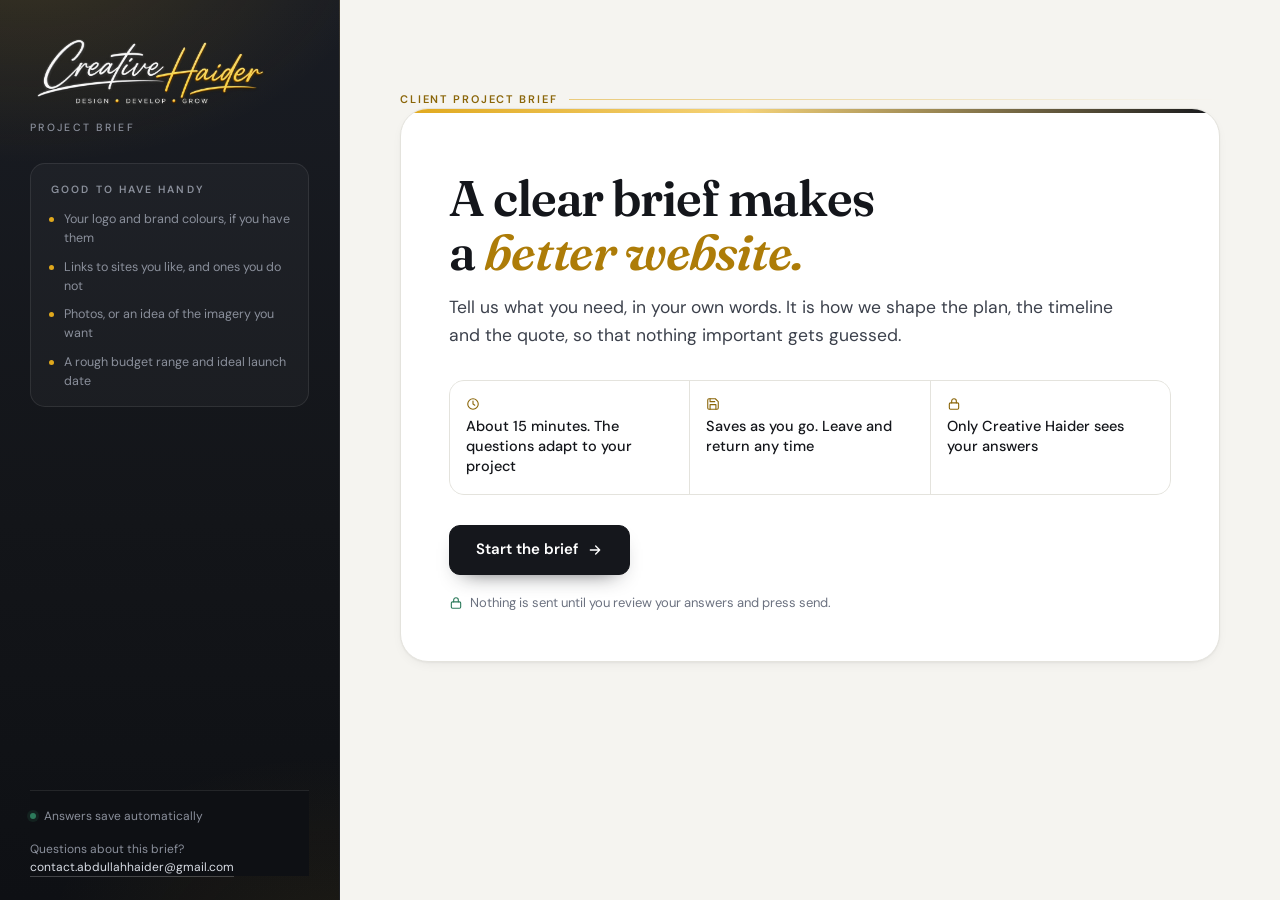
<file: index.html>
<!doctype html>
<html lang="en">
<head>
<meta charset="utf-8">
<meta name="viewport" content="width=device-width, initial-scale=1">
<title>Project brief | Creative Haider</title>
<meta name="description" content="A short client project brief for Creative Haider. Tell us what you need and we will prepare a clear plan, timeline and quote.">
<meta name="robots" content="noindex">
<meta name="theme-color" content="#15171C">
<meta name="color-scheme" content="light">
<link rel="preconnect" href="https://fonts.googleapis.com">
<link rel="preconnect" href="https://fonts.gstatic.com" crossorigin>
<link href="https://fonts.googleapis.com/css2?family=DM+Sans:wght@400;500;600&family=Fraunces:ital,opsz,wght@0,9..144,500;0,9..144,600;1,9..144,500&display=swap" rel="stylesheet">
<style>
/* ==========================================================================
   Creative Haider — Project Brief
   Design system + components. Single-file build, no framework.
   ========================================================================== */

/* ---------- Tokens ---------- */
:root{
  --deep:#15171C;
  --deep-2:#1C1F26;
  --deep-3:#0F1115;
  --ink:#14161B;
  --ink-2:#3C414C;
  --muted:#6C7280;
  --muted-2:#8A8F9B;
  --line:#E4E3DD;
  --line-2:#D3D1C8;
  --paper:#FFFFFF;
  --bg:#F5F4F0;
  --bg-2:#EDECE6;
  --gold:#E0A81C;
  --gold-2:#8A6508;
  --gold-display:#AD7C08;
  --gold-soft:#F7E8BE;
  --gold-tint:#FFFBEF;
  --sage:#D9DCE2;
  --ok:#2C7A5B;
  --ok-bg:#EDF6F1;
  --err:#B23A26;
  --err-bg:#FDF2EF;

  --r-xs:8px;
  --r-sm:11px;
  --r-md:15px;
  --r-lg:20px;
  --r-xl:28px;
  --r-full:999px;

  --sh-xs:0 1px 2px rgba(20,22,27,.05);
  --sh-sm:0 1px 2px rgba(20,22,27,.04),0 4px 14px -6px rgba(20,22,27,.10);
  --sh-md:0 14px 34px -16px rgba(20,22,27,.22);
  --sh-lg:0 30px 70px -32px rgba(20,22,27,.40);

  --ease:cubic-bezier(.22,.72,.24,1);
  --rail:340px;
  --content:820px;

  --font-sans:"DM Sans",-apple-system,BlinkMacSystemFont,"Segoe UI",Roboto,Helvetica,Arial,sans-serif;
  --font-display:"Fraunces","Iowan Old Style",Georgia,"Times New Roman",serif;
}

/* ---------- Base ---------- */
*,*::before,*::after{box-sizing:border-box}
html{-webkit-text-size-adjust:100%;scroll-behavior:smooth}
body{
  margin:0;
  background:var(--bg);
  color:var(--ink);
  font:400 16px/1.6 var(--font-sans);
  -webkit-font-smoothing:antialiased;
  text-rendering:optimizeLegibility;
}
h1,h2,h3,h4,p,ol,ul,dl,dd{margin:0}
img{max-width:100%;height:auto;display:block}
a{color:inherit}
button{font:inherit;color:inherit}
[hidden]{display:none!important}
::selection{background:var(--gold-soft);color:var(--ink)}
:focus-visible{outline:2.5px solid var(--gold);outline-offset:2px;border-radius:4px}

.sr-only{
  position:absolute;width:1px;height:1px;padding:0;margin:-1px;overflow:hidden;
  clip:rect(0 0 0 0);white-space:nowrap;border:0;
}

/* ---------- Shell ---------- */
.app{display:grid;grid-template-columns:var(--rail) minmax(0,1fr);min-height:100vh}

.rail{
  position:sticky;top:0;z-index:30;
  height:100vh;display:flex;flex-direction:column;gap:24px;
  padding:32px 30px 24px;overflow-y:auto;overflow-x:hidden;
  color:#EDEEF2;
  background:
    radial-gradient(520px 320px at 8% -6%,rgba(224,168,28,.16),transparent 68%),
    radial-gradient(420px 260px at 100% 104%,rgba(224,168,28,.07),transparent 70%),
    linear-gradient(180deg,#191C23 0%,#131519 58%,#0E1014 100%);
  border-right:1px solid rgba(255,255,255,.07);
}
.rail-brand{display:flex;flex-direction:column;gap:10px;padding-bottom:2px}
.brand-img{width:100%;max-width:236px;height:auto;opacity:0;transition:opacity .4s var(--ease)}
.brand-img.ready{opacity:1}
.brand-fallback{font-family:var(--font-display);font-size:23px;color:#fff;line-height:1.1}
.brand-fallback em{font-style:normal;color:var(--gold)}
.brand-tag{
  font-size:10.5px;letter-spacing:.22em;text-transform:uppercase;
  color:var(--muted-2);font-weight:500;
}

/* progress ring */
.progress-block{
  display:flex;align-items:center;gap:16px;padding:16px;
  border:1px solid rgba(255,255,255,.09);border-radius:var(--r-md);
  background:rgba(255,255,255,.035);
}
.ring{position:relative;width:72px;height:72px;flex:none}
.ring svg{width:100%;height:100%;transform:rotate(-90deg)}
.ring circle{fill:none;stroke-width:7;stroke-linecap:round}
.ring .ring-track{stroke:rgba(255,255,255,.12)}
.ring .ring-fill{
  stroke:var(--gold);stroke-dasharray:276.46;stroke-dashoffset:276.46;
  transition:stroke-dashoffset .7s var(--ease);
}
.ring-label{position:absolute;inset:0;display:grid;place-content:center;text-align:center;line-height:1}
.ring-label b{font-family:var(--font-display);font-size:19px;color:#fff;letter-spacing:-.01em}
.ring-label span{display:block;margin-top:3px;font-size:8.5px;letter-spacing:.13em;text-transform:uppercase;color:var(--muted-2)}
.progress-text{min-width:0}
.progress-text strong{display:block;font-size:13.5px;color:#fff;font-weight:600}
.progress-text span{display:block;font-size:12px;color:var(--muted-2);margin-top:2px}

/* steps nav */
.rail-nav{flex:1;display:flex;flex-direction:column;min-height:0;overflow:hidden}
.rail-nav-title{
  font-size:10.5px;letter-spacing:.2em;text-transform:uppercase;
  color:var(--muted-2);font-weight:600;margin:0 0 10px 2px;flex:none;
}
.steps{
  list-style:none;margin:0;padding:0 4px 8px 0;position:relative;
  overflow-y:auto;overflow-x:hidden;min-height:0;
  scrollbar-width:thin;scrollbar-color:rgba(255,255,255,.22) transparent;
  -webkit-mask-image:linear-gradient(180deg,#000 0,#000 calc(100% - 26px),transparent);
  mask-image:linear-gradient(180deg,#000 0,#000 calc(100% - 26px),transparent);
}
.steps li{position:relative}
.step-btn{
  all:unset;box-sizing:border-box;display:flex;align-items:center;gap:12px;
  width:100%;padding:7px 9px;border-radius:var(--r-xs);
  font-size:13.5px;color:var(--muted-2);cursor:pointer;
  transition:color .15s var(--ease),background .15s var(--ease);
  line-height:1.35;
}
.step-btn .dot{
  position:relative;z-index:1;flex:none;
  width:24px;height:24px;border-radius:50%;
  display:grid;place-items:center;
  font-size:10.5px;font-weight:600;
  color:var(--muted-2);
  border:1.5px solid rgba(255,255,255,.18);
  background:var(--deep-2);
  transition:all .18s var(--ease);
}
/* connector line */
.steps li:not(:last-child) .step-btn .dot::after{
  content:"";position:absolute;top:100%;left:50%;transform:translateX(-50%);
  width:1.5px;height:14px;background:rgba(255,255,255,.12);
}
.step-btn:hover:not(:disabled){color:#fff;background:rgba(255,255,255,.05)}
.step-btn:disabled{opacity:.4;cursor:default}
.step-btn:focus-visible{outline:2px solid var(--gold);outline-offset:1px}
.steps li.is-current .step-btn{color:#fff;background:rgba(255,255,255,.09);font-weight:600}
.steps li.is-current .dot{background:var(--gold);border-color:var(--gold);color:var(--deep);box-shadow:0 0 0 4px rgba(224,168,28,.16)}
.steps li.is-done .step-btn{color:#B9BEC8}
.steps li.is-done .dot{background:rgba(224,168,28,.16);border-color:rgba(224,168,28,.5);color:var(--gold)}

.rail-foot{margin-top:auto;padding-top:16px;border-top:1px solid rgba(255,255,255,.09);display:flex;flex-direction:column;gap:14px;flex:none;position:relative;z-index:2;background:#0E1014}
.save-state{display:flex;align-items:center;gap:8px;font-size:12px;color:var(--muted-2)}
.save-dot{width:6px;height:6px;border-radius:50%;background:var(--ok);flex:none;box-shadow:0 0 0 3px rgba(44,122,91,.16)}
.save-state.is-saving .save-dot{background:var(--gold);box-shadow:0 0 0 3px rgba(224,168,28,.18);animation:pulse 1s infinite}
.rail-help{font-size:12px;color:var(--muted-2);line-height:1.5}
.rail-help a{color:#D8DCE4;text-decoration:none;border-bottom:1px solid rgba(255,255,255,.22);padding-bottom:1px}
.rail-help a:hover{color:var(--gold);border-color:var(--gold)}
.rail-reset{all:unset;font-size:11.5px;color:var(--muted-2);cursor:pointer;text-decoration:underline;text-underline-offset:2px;align-self:flex-start}
.rail-reset:hover{color:#fff}

/* ---------- Main ---------- */
.main{
  position:relative;min-height:100vh;
  padding:0 clamp(20px,4vw,56px) 132px;
}
.view{max-width:var(--content);margin:0 auto;padding:clamp(28px,5vh,60px) 0 0;outline:none}
.view h1:focus,.view h2:focus,.view h1:focus-visible,.view h2:focus-visible{outline:none}
.view.is-welcome{display:flex;flex-direction:column;justify-content:center;min-height:calc(100vh - 192px)}

/* "Have these handy" list */
.rail-prep{
  padding:18px 18px 16px;border:1px solid rgba(255,255,255,.09);
  border-radius:var(--r-md);background:rgba(255,255,255,.03);
}
.rail-prep ul{list-style:none;margin:12px 0 0;padding:0;display:flex;flex-direction:column;gap:10px}
.rail-prep li{display:flex;gap:10px;font-size:12.5px;line-height:1.5;color:var(--muted-2)}
.rail-prep li::before{content:"";width:5px;height:5px;border-radius:50%;background:var(--gold);margin-top:7px;flex:none}

.mobile-bar{display:none}

/* screen entrance */
.screen{animation:rise .45s var(--ease) both}
@keyframes rise{from{opacity:0;transform:translateY(10px)}to{opacity:1;transform:none}}
@keyframes pulse{0%,100%{opacity:1}50%{opacity:.35}}
@keyframes pop{0%{transform:scale(.7);opacity:0}60%{transform:scale(1.06)}100%{transform:scale(1);opacity:1}}

/* eyebrow + headings */
.eyebrow{
  display:flex;align-items:center;gap:12px;
  font-size:11px;font-weight:600;letter-spacing:.17em;text-transform:uppercase;
  color:var(--gold-2);
}
.eyebrow::after{content:"";height:1px;flex:1;background:linear-gradient(90deg,rgba(224,168,28,.55),transparent)}
.eyebrow .num{color:var(--muted);font-variant-numeric:tabular-nums;letter-spacing:.12em}

h1.display{
  font-family:var(--font-display);font-weight:600;
  font-size:clamp(32px,4.6vw,50px);line-height:1.08;letter-spacing:-.022em;
  margin:14px 0 0;color:var(--ink);
  text-wrap:balance;
}
h2.display{
  font-family:var(--font-display);font-weight:600;
  font-size:clamp(27px,3.4vw,38px);line-height:1.13;letter-spacing:-.02em;
  margin:16px 0 0;color:var(--ink);
  text-wrap:balance;
}
h2.display em,h1.display em{font-style:italic;color:var(--gold-display)}
.lead{
  margin-top:14px;font-size:17px;line-height:1.62;color:var(--muted);max-width:62ch;
}

/* ---------- Welcome ---------- */
.hero{
  position:relative;overflow:hidden;
  background:var(--paper);border:1px solid var(--line);
  border-radius:var(--r-xl);padding:clamp(26px,4.4vw,48px);
  box-shadow:var(--sh-sm);
}
.hero::before{
  content:"";position:absolute;inset:0 0 auto;
  height:4px;background:linear-gradient(90deg,var(--gold) 0%,#F5D379 42%,var(--deep) 100%);
}
.hero .lead{font-size:17.5px;color:var(--ink-2);max-width:56ch}
.hero-actions{display:flex;flex-wrap:wrap;align-items:center;gap:12px 18px;margin-top:30px}
.hero-note{font-size:13px;color:var(--muted);display:flex;align-items:center;gap:7px;margin-top:18px}
.hero-note svg{flex:none;color:var(--ok)}

.facts{list-style:none;padding:0;margin:30px 0 0;display:grid;grid-template-columns:repeat(3,minmax(0,1fr));gap:1px;background:var(--line);border:1px solid var(--line);border-radius:var(--r-md);overflow:hidden}
.facts li{background:var(--paper);padding:16px 16px 17px;display:flex;flex-direction:column;gap:5px}
.facts-k{display:flex;align-items:center;gap:7px;font-size:11px;letter-spacing:.11em;text-transform:uppercase;color:var(--muted);font-weight:600}
.facts-k svg{color:var(--gold-2)}
.facts-v{font-size:14.5px;font-weight:500;color:var(--ink);line-height:1.4}

.resume{
  display:flex;flex-wrap:wrap;align-items:center;gap:14px 20px;
  margin-top:16px;padding:16px 20px;
  background:var(--gold-tint);border:1px solid var(--gold-soft);border-radius:var(--r-md);
}
.resume p{font-size:14px;color:var(--ink-2);flex:1;min-width:200px}
.resume p b{color:var(--ink);font-weight:600}
.resume .actions{display:flex;gap:10px;flex-wrap:wrap}

/* ---------- Form fields ---------- */
.step-form{margin-top:34px}
.field{border:0;padding:0;margin:0 0 32px;min-width:0}
.field:last-of-type{margin-bottom:8px}
.field > legend{
  padding:0;margin-bottom:7px;display:flex;align-items:baseline;gap:9px;flex-wrap:wrap;
  font-size:16px;font-weight:600;line-height:1.42;color:var(--ink);
}
.req-tag{
  display:inline-flex;align-items:center;
  font-size:9.5px;font-weight:700;letter-spacing:.1em;text-transform:uppercase;
  color:var(--gold-2);background:var(--gold-tint);
  border:1px solid var(--gold-soft);border-radius:var(--r-full);
  padding:2px 8px 1px;
}
.field-hint{font-size:13.5px;line-height:1.55;color:var(--muted);margin:0 0 11px;max-width:64ch}

.control{
  width:100%;min-height:50px;
  font:500 16px/1.5 var(--font-sans);color:var(--ink);
  background:var(--paper);
  border:1.5px solid var(--line-2);border-radius:var(--r-sm);
  padding:13px 15px;
  transition:border-color .15s var(--ease),box-shadow .15s var(--ease),background .15s var(--ease);
  appearance:none;
}
.control::placeholder{color:#A6A9B3;font-weight:400}
.control:hover{border-color:#B9B6AC}
.control:focus{outline:none;border-color:var(--deep);box-shadow:0 0 0 4px rgba(224,168,28,.22)}
textarea.control{
  min-height:118px;resize:vertical;line-height:1.6;
  padding-bottom:34px;
}
.ta-wrap{position:relative;display:block}
.counter{
  position:absolute;right:13px;bottom:11px;pointer-events:none;
  font-size:11px;color:var(--muted);font-variant-numeric:tabular-nums;
  background:linear-gradient(90deg,transparent,var(--paper) 28%);
  padding-left:16px;
}
.field.is-error .control{border-color:var(--err);background:var(--err-bg)}
.field.is-error .control:focus{box-shadow:0 0 0 4px rgba(178,58,38,.16)}
.msg{
  display:flex;align-items:center;gap:7px;
  margin-top:8px;font-size:13.5px;font-weight:500;color:var(--err);
}
.msg::before{content:"!";flex:none;width:15px;height:15px;border-radius:50%;background:var(--err);color:#fff;font-size:10px;font-weight:700;display:grid;place-items:center}

/* chips */
.chips{display:flex;flex-wrap:wrap;gap:9px}
.chip{position:relative;display:inline-flex}
.chip input{position:absolute;opacity:0;width:1px;height:1px;margin:0}
.chip span{
  display:inline-flex;align-items:center;gap:7px;
  padding:10px 16px;border:1.5px solid var(--line-2);border-radius:var(--r-full);
  background:var(--paper);color:var(--ink-2);
  font-size:14.5px;font-weight:500;line-height:1.35;
  cursor:pointer;user-select:none;
  transition:transform .14s var(--ease),border-color .14s var(--ease),background .14s var(--ease),color .14s var(--ease),box-shadow .14s var(--ease);
}
.chip:hover span{border-color:var(--ink);color:var(--ink);transform:translateY(-1px);box-shadow:var(--sh-xs)}
.chip input:checked + span{
  background:var(--deep);border-color:var(--deep);color:#fff;font-weight:500;
  padding-left:13px;
}
.chip input:checked + span::before{
  content:"\2713";color:var(--gold);font-weight:700;font-size:12px;line-height:1;
}
.chip input:focus-visible + span{outline:2.5px solid var(--gold);outline-offset:2px}

/* palette picker */
.palettes{display:grid;grid-template-columns:repeat(auto-fill,minmax(218px,1fr));gap:14px}
.pal{position:relative;display:block;cursor:pointer}
.pal input{position:absolute;inset:0;opacity:0;width:100%;height:100%;margin:0;z-index:2;cursor:pointer}
.pal-body{
  position:relative;height:100%;
  background:var(--paper);border:1.5px solid var(--line-2);border-radius:var(--r-md);
  padding:12px 12px 13px;
  transition:transform .16s var(--ease),border-color .16s var(--ease),box-shadow .16s var(--ease);
}
.pal:hover .pal-body{border-color:var(--ink);transform:translateY(-2px);box-shadow:var(--sh-md)}
.pal input:focus-visible + .pal-body{outline:2.5px solid var(--gold);outline-offset:2px}
.pal input:checked + .pal-body{border-color:var(--deep);box-shadow:0 0 0 3px rgba(224,168,28,.45)}
.pal input:checked + .pal-body::after{
  content:"\2713";position:absolute;top:9px;right:10px;
  width:20px;height:20px;border-radius:50%;
  background:var(--gold);color:var(--deep);
  font-size:11px;font-weight:700;display:grid;place-items:center;
}
.swatches{display:flex;height:54px;border-radius:10px;overflow:hidden;border:1px solid rgba(20,22,27,.08)}
.swatches i{flex:1}
.pal-name{display:block;margin-top:11px;font-size:14.5px;font-weight:600;color:var(--ink)}
.pal-mood{display:block;font-size:12.5px;color:var(--muted);margin-top:1px}

/* ---------- Error summary ---------- */
.error-summary{
  margin:0 0 28px;padding:16px 18px;
  background:var(--err-bg);border:1px solid #F0C9C0;border-left:4px solid var(--err);
  border-radius:var(--r-sm);
}
.error-summary h3{font-size:14px;font-weight:700;color:var(--err);margin:0 0 8px}
.error-summary ul{margin:0;padding-left:18px}
.error-summary li{margin:3px 0;font-size:13.5px;color:var(--ink-2)}
.error-summary button{
  all:unset;cursor:pointer;font-size:13.5px;color:var(--ink);
  text-decoration:underline;text-underline-offset:2px;
}
.error-summary button:hover{color:var(--err)}

/* ---------- Buttons ---------- */
.btn{
  display:inline-flex;align-items:center;justify-content:center;gap:9px;
  min-height:50px;padding:0 26px;border-radius:var(--r-sm);
  font-size:15px;font-weight:600;line-height:1;white-space:nowrap;cursor:pointer;
  border:1.5px solid transparent;text-decoration:none;
  transition:transform .14s var(--ease),background .14s var(--ease),border-color .14s var(--ease),box-shadow .14s var(--ease),opacity .14s var(--ease);
}
.btn svg{flex:none}
.btn-primary{background:var(--deep);color:#fff;border-color:var(--deep);box-shadow:0 10px 22px -14px rgba(21,23,28,.85)}
.btn-primary:hover{background:#000;border-color:#000;transform:translateY(-1px);box-shadow:0 16px 30px -14px rgba(21,23,28,.75)}
.btn-primary:active{transform:none}
.btn-ghost{background:transparent;color:var(--ink);border-color:var(--line-2)}
.btn-ghost:hover{background:var(--paper);border-color:var(--ink);transform:translateY(-1px)}
.btn-gold{background:var(--gold);color:var(--deep);border-color:var(--gold);box-shadow:0 10px 24px -14px rgba(224,168,28,.9)}
.btn-gold:hover{background:#EFB92E;border-color:#EFB92E;transform:translateY(-1px)}
.btn-quiet{background:transparent;border-color:transparent;color:var(--muted);padding:0 12px;min-height:44px}
.btn-quiet:hover{color:var(--ink);background:rgba(20,22,27,.05)}
.btn-sm{min-height:38px;padding:0 16px;font-size:13.5px;border-radius:var(--r-xs)}
.btn-block{width:100%}
.btn:disabled,.btn[aria-busy="true"]{opacity:.6;cursor:progress;transform:none!important}
.spinner{
  width:15px;height:15px;border-radius:50%;
  border:2px solid currentColor;border-right-color:transparent;
  animation:spin .7s linear infinite;flex:none;
}
@keyframes spin{to{transform:rotate(360deg)}}

/* ---------- Action bar ---------- */
.actionbar{
  position:fixed;left:var(--rail);right:0;bottom:0;z-index:40;
  background:rgba(245,244,240,.9);
  -webkit-backdrop-filter:blur(14px);backdrop-filter:blur(14px);
  border-top:1px solid var(--line);
}
.actionbar-inner{
  max-width:var(--content);margin:0 auto;
  padding:14px clamp(20px,4vw,56px);
  display:flex;align-items:center;gap:16px;
}
.actionbar-meta{
  flex:1;display:flex;align-items:center;justify-content:center;gap:8px;
  font-size:12.5px;color:var(--muted);min-width:0;
}
.kbd{
  font:600 10.5px/1 var(--font-sans);color:var(--ink-2);
  border:1px solid var(--line-2);border-bottom-width:2px;
  border-radius:4px;padding:3px 5px;background:var(--paper);
}
#btnBack.ghost-hidden{visibility:hidden}

/* ---------- Review ---------- */
.review-list{margin-top:30px;display:flex;flex-direction:column;gap:14px}
.review-card{
  background:var(--paper);border:1px solid var(--line);border-radius:var(--r-lg);
  padding:20px 22px;box-shadow:var(--sh-xs);
}
.review-head{display:flex;align-items:center;justify-content:space-between;gap:14px;margin-bottom:14px}
.review-head h3{
  font-family:var(--font-display);font-size:18px;font-weight:600;letter-spacing:-.01em;
}
.review-dl{display:grid;grid-template-columns:minmax(150px,32%) 1fr;gap:9px 20px;margin:0}
.review-dl dt{font-size:12.5px;font-weight:600;color:var(--muted);line-height:1.5}
.review-dl dd{margin:0;font-size:14.5px;color:var(--ink);line-height:1.55;overflow-wrap:anywhere}
.review-dl dd.empty{color:var(--muted-2);font-style:italic}
.review-dl dd .pill{
  display:inline-block;margin:0 4px 4px 0;padding:2px 9px;border-radius:var(--r-full);
  background:var(--bg-2);color:var(--ink-2);font-size:12.5px;
}
.edit-btn{
  all:unset;display:inline-flex;align-items:center;gap:6px;cursor:pointer;
  font-size:12.5px;font-weight:600;color:var(--gold-2);
  padding:5px 9px;border-radius:var(--r-xs);
}
.edit-btn:hover{background:var(--gold-tint);color:var(--ink)}
.edit-btn:focus-visible{outline:2px solid var(--gold)}

.send-card{
  margin-top:24px;padding:22px;border-radius:var(--r-lg);
  background:var(--deep);color:#E9EAF0;
  box-shadow:var(--sh-md);
}
.send-card h3{font-family:var(--font-display);font-size:19px;color:#fff;margin-bottom:6px}
.send-card p{font-size:13.5px;color:#AEB4C0;line-height:1.6}
.send-card .send-to{color:var(--gold);font-weight:600;word-break:break-word}
.consent{
  display:flex;gap:11px;align-items:flex-start;margin-top:16px;
  padding-top:16px;border-top:1px solid rgba(255,255,255,.12);
  font-size:13px;color:#C6CBD5;line-height:1.55;cursor:pointer;
}
.consent input{
  flex:none;width:18px;height:18px;margin:1px 0 0;accent-color:var(--gold);cursor:pointer;
}
.consent.is-error{color:#FFC9BD}
.consent.is-error input{outline:2px solid var(--err);outline-offset:2px}
.consent a{color:#fff;text-decoration:underline;text-underline-offset:2px}
.send-status{margin-top:14px;font-size:13px;color:#AEB4C0;display:flex;align-items:center;gap:9px;min-height:20px}
.send-status.is-error{color:#FFB9A9}
.send-status.is-ok{color:#8FE3BD}

/* ---------- Done ---------- */
.done{max-width:660px;margin:0 auto;text-align:center;padding:clamp(10px,4vh,40px) 0 0}
.seal{
  width:82px;height:82px;border-radius:50%;margin:0 auto 28px;
  display:grid;place-items:center;
  background:radial-gradient(circle at 32% 26%,#F8DD92,var(--gold) 62%,#C9920F);
  box-shadow:0 18px 44px -18px rgba(224,168,28,.85),inset 0 -2px 6px rgba(120,80,0,.25);
  animation:pop .55s var(--ease) both;color:var(--deep);
}
.done h1{font-family:var(--font-display);font-size:clamp(30px,4.4vw,44px);line-height:1.1;letter-spacing:-.02em}
.done .lead{margin:14px auto 0;max-width:48ch}
.done-ref{
  display:inline-flex;align-items:center;gap:8px;margin-top:18px;
  font-size:12px;letter-spacing:.06em;color:var(--muted);
  border:1px solid var(--line-2);border-radius:var(--r-full);
  padding:6px 14px;background:var(--paper);
}
.done-ref b{color:var(--ink);font-variant-numeric:tabular-nums;letter-spacing:.08em}
.done-actions{display:flex;flex-wrap:wrap;gap:12px;justify-content:center;margin-top:28px}
.next-steps{
  list-style:none;padding:0;margin:36px 0 0;text-align:left;
  display:grid;grid-template-columns:repeat(3,minmax(0,1fr));gap:12px;
}
.next-steps li{
  background:var(--paper);border:1px solid var(--line);border-radius:var(--r-md);
  padding:16px 16px 18px;
}
.next-steps b{
  display:flex;align-items:center;justify-content:center;
  width:26px;height:26px;border-radius:50%;margin-bottom:10px;
  background:var(--gold-tint);border:1px solid var(--gold-soft);color:var(--gold-2);
  font-size:11.5px;font-weight:700;
}
.next-steps strong{display:block;font-size:13.5px;font-weight:600;margin-bottom:3px}
.next-steps span{display:block;font-size:12.5px;color:var(--muted);line-height:1.5}

.alert{
  display:flex;gap:12px;text-align:left;
  margin:26px 0 0;padding:16px 18px;
  background:#FFFAEE;border:1px solid var(--gold-soft);border-left:4px solid var(--gold);
  border-radius:var(--r-sm);font-size:13.5px;line-height:1.6;color:var(--ink-2);
}
.alert svg{flex:none;margin-top:2px;color:var(--gold-2)}
.alert b{color:var(--ink)}
.alert a{color:var(--ink);text-decoration:underline;text-underline-offset:2px;font-weight:600}
.done-foot{margin-top:34px;font-size:12.5px;color:var(--muted)}

/* ---------- Toast ---------- */
.toast{
  position:fixed;left:50%;bottom:92px;transform:translate(-50%,14px);
  z-index:60;max-width:min(92vw,440px);
  padding:12px 18px;border-radius:var(--r-full);
  background:var(--deep);color:#fff;font-size:13.5px;font-weight:500;
  box-shadow:var(--sh-lg);
  opacity:0;pointer-events:none;
  transition:opacity .2s var(--ease),transform .2s var(--ease);
}
.toast.is-on{opacity:1;transform:translate(-50%,0)}

/* ---------- Skip link / noscript ---------- */
.skip-link{
  position:fixed;top:10px;left:10px;z-index:100;
  transform:translateY(-160%);
  padding:10px 16px;border-radius:var(--r-xs);
  background:var(--deep);color:#fff;font-size:14px;font-weight:600;text-decoration:none;
  transition:transform .15s var(--ease);
}
.skip-link:focus{transform:none;outline:3px solid var(--gold)}
.noscript{
  margin:20px;padding:18px;border-radius:var(--r-md);
  background:#FFFAEE;border:1px solid var(--gold-soft);font-size:14px;
}

/* ---------- Responsive ---------- */
@media (max-width:1080px){
  :root{--rail:300px}
  .rail{padding:26px 22px 20px}
  .facts{grid-template-columns:1fr 1fr}
  .facts li:last-child{grid-column:span 2}
}

@media (max-width:980px){
  .app{display:block}
  .rail{display:none}
  .main{padding:0 18px 118px}
  .view{padding-top:20px}
  .view.is-welcome{min-height:0}
  .actionbar{left:0}
  .actionbar-inner{padding:12px 18px;gap:12px}
  .actionbar-meta{display:none}
  .actionbar .btn-primary{flex:1}

  .mobile-bar{
    display:flex;flex-direction:column;gap:10px;
    position:sticky;top:0;z-index:35;
    margin:0 -18px;padding:12px 18px 0;
    background:rgba(245,244,240,.94);
    -webkit-backdrop-filter:blur(12px);backdrop-filter:blur(12px);
    border-bottom:1px solid var(--line);
  }
  .mobile-row{display:flex;align-items:center;justify-content:space-between;gap:12px;padding-bottom:9px}
  .mobile-logo{height:24px;width:auto;opacity:0;transition:opacity .3s var(--ease)}
  .mobile-logo.ready{opacity:1}
  .mobile-step{
    font-size:11px;font-weight:600;letter-spacing:.11em;text-transform:uppercase;color:var(--muted);
    font-variant-numeric:tabular-nums;white-space:nowrap;
  }
  .mobile-progress{height:3px;background:var(--line);border-radius:2px;overflow:hidden;margin:0 -18px}
  .mobile-progress i{display:block;height:100%;width:0;background:linear-gradient(90deg,var(--gold),#F0C64F);border-radius:2px;transition:width .5s var(--ease)}
  .hero{border-radius:var(--r-lg);padding:22px 20px}
  .facts{grid-template-columns:1fr;margin-top:24px}
  .facts li{border-top:1px solid var(--line)}
  .facts li:first-child{border-top:0}
  .facts li:last-child{grid-column:auto}
  .review-dl{grid-template-columns:1fr;gap:2px 0}
  .review-dl dt{margin-top:9px}
  .next-steps{grid-template-columns:1fr}
  .done-actions .btn{width:100%}
  h1.display{font-size:clamp(30px,8vw,40px)}
  h2.display{font-size:clamp(25px,6.4vw,32px)}
  .toast{bottom:86px}
  .review-dl dd .pill{margin-bottom:5px}
}

@media (max-width:420px){
  .hero-actions .btn{width:100%}
  .resume .actions{width:100%}
  .resume .actions .btn{flex:1}
}

@media (prefers-reduced-motion:reduce){
  html{scroll-behavior:auto}
  *,*::before,*::after{animation-duration:.01ms!important;animation-iteration-count:1!important;transition-duration:.01ms!important}
}

/* ---------- Print ---------- */
@media print{
  :root{--bg:#fff}
  body{background:#fff;font-size:12px}
  .rail,.actionbar,.mobile-bar,.toast,.done-actions,.send-card,.edit-btn{display:none!important}
  .app{display:block}
  .main{padding:0}
  .view{max-width:none;padding:0}
  .review-card{break-inside:avoid;box-shadow:none;border-color:#ccc}
  .lead,.step-form{display:none}
  h1.display,h2.display{font-size:24px}
}
</style>
</head>
<body>
<a class="skip-link" href="#view">Skip to content</a>

<div class="app" id="app">
  <aside class="rail" aria-label="Brief progress and sections">
    <div class="rail-brand">
      <img class="brand-img" id="brandImg" alt="Creative Haider — Design. Develop. Grow." width="800" height="264">
      <p class="brand-fallback" id="brandFallback" hidden>Creative <em>Haider</em></p>
      <p class="brand-tag">Project brief</p>
    </div>

    <div class="progress-block" id="progressBlock" hidden>
      <div class="ring" aria-hidden="true">
        <svg viewBox="0 0 100 100" focusable="false">
          <circle class="ring-track" cx="50" cy="50" r="44"></circle>
          <circle class="ring-fill" id="ringFill" cx="50" cy="50" r="44"></circle>
        </svg>
        <div class="ring-label"><b id="ringPct">0%</b><span>done</span></div>
      </div>
      <div class="progress-text">
        <strong id="progressTitle">Not started</strong>
        <span id="progressSub">Answers save as you go</span>
      </div>
    </div>

    <nav class="rail-nav" id="navBlock" aria-labelledby="navTitle" hidden>
      <h2 class="rail-nav-title" id="navTitle">Sections</h2>
      <ol class="steps" id="nav"></ol>
    </nav>

    <div class="rail-prep" id="railPrep">
      <h2 class="rail-nav-title">Good to have handy</h2>
      <ul>
        <li>Your logo and brand colours, if you have them</li>
        <li>Links to sites you like, and ones you do not</li>
        <li>Photos, or an idea of the imagery you want</li>
        <li>A rough budget range and ideal launch date</li>
      </ul>
    </div>

    <div class="rail-foot">
      <p class="save-state" id="saveState"><span class="save-dot" aria-hidden="true"></span><span id="saveText">Answers save automatically</span></p>
      <p class="rail-help">Questions about this brief?<br><a href="mailto:contact.abdullahhaider@gmail.com" id="railMail">contact.abdullahhaider@gmail.com</a></p>
      <button class="rail-reset" id="resetBtn" type="button" hidden>Start over</button>
    </div>
  </aside>

  <main class="main">
    <div class="mobile-bar">
      <div class="mobile-row">
        <img class="mobile-logo" id="brandImgMobile" alt="Creative Haider" width="800" height="264">
        <span class="mobile-step" id="mobileStep">Project brief</span>
      </div>
      <div class="mobile-progress" aria-hidden="true"><i id="mobileProgress"></i></div>
    </div>

    <div class="view" id="view" tabindex="-1"></div>
  </main>
</div>

<div class="actionbar" id="actionbar" hidden>
  <div class="actionbar-inner">
    <button class="btn btn-ghost" id="btnBack" type="button">Back</button>
    <p class="actionbar-meta"><span class="kbd">Ctrl</span><span>+</span><span class="kbd">Enter</span><span>to continue</span></p>
    <button class="btn btn-primary" id="btnNext" type="button">Continue</button>
  </div>
</div>

<div class="toast" id="toast" role="status"></div>
<div class="sr-only" id="live" aria-live="polite"></div>

<noscript>
  <div class="noscript">
    <strong>This brief needs JavaScript.</strong> Please enable JavaScript in your browser, or email
    <a href="mailto:contact.abdullahhaider@gmail.com">contact.abdullahhaider@gmail.com</a> and we will send you the questions.
  </div>
</noscript>
<script>
/* ==========================================================================
   Creative Haider — Project Brief
   A single-file, no-build client requirements wizard.

   Everything the studio needs to change lives in CFG below.
   ========================================================================== */
(function () {
  "use strict";

  /* ---------------------------------------------------------------------- */
  /* Studio configuration                                                    */
  /* ---------------------------------------------------------------------- */
  var CFG = {
    studio: "Creative Haider",
    email: "contact.abdullahhaider@gmail.com",

    // Delivery: "auto" picks the best option available below.
    // "formsubmit" (default, hosted page) | "apps-script" (optional, works from file://) | "manual"
    delivery: "auto",

    // Optional: deployed Google Apps Script Web App URL (ends in /exec). When
    // present it is preferred over FormSubmit, and it also works when the page
    // is opened straight from disk. See docs/email-setup.md.
    appsScriptUrl: "",

    // Must match SHARED_SECRET in the Apps Script file. 32+ random characters.
    appsScriptSecret: "",

    pdfCdn: "https://cdnjs.cloudflare.com/ajax/libs/jspdf/2.5.1/jspdf.umd.min.js"
  };

  /* ---------------------------------------------------------------------- */
  /* Brand logo, defined once and reused by the UI, the favicon and the PDF   */
  /* ---------------------------------------------------------------------- */
  var LOGO = "[data-uri]";

  var STORE_KEY = "ch-brief-v2";
  var MAXLEN = 2000;

  /* ---------------------------------------------------------------------- */
  /* Question model (sections, conditional visibility, palettes)             */
  /* ---------------------------------------------------------------------- */
  const o=s=>s.split('|');
const SV=['Website design and development','Web apps and dashboards','MVP development','Mobile apps','Automation and integrations','Social media management','SEO and online presence','Branding and graphic design','Maintenance and support'];
const PAL=[
['Teal and sage','Calm, fresh, trustworthy',['#2C6975','#68B2A0','#CDE0C9','#E0ECDE','#FFFFFF']],
['Navy and gold','Premium and established',['#14213D','#C9A24B','#F6F1E7','#D9CFB8','#FFFFFF']],
['Charcoal and coral','Bold and modern',['#22252B','#E2603F','#F3EEE6','#B9B4A9','#FFFFFF']],
['Blue and green','Corporate and friendly',['#1F6FB2','#2FA37A','#DCEBF7','#EAF5EE','#FFFFFF']],
['Earth tones','Warm and natural',['#6B4F3A','#A9825C','#D8C3A5','#EFE6D8','#FFFFFF']],
['Black and gold','Luxury and confident',['#15171C','#E0A81C','#F6F6F4','#B9B4A9','#FFFFFF']],
['Black and white','Minimal and sharp',['#111111','#555555','#BBBBBB','#EEEEEE','#FFFFFF']]
];
/* question: [key, label, type, options, required]  types: t text, a long text, e email, p phone, d date, r one choice, c many choices, P palette */
const ALL=[
{n:'You and your business',t:'Let\u2019s plan your project',i:'Answer what you can. Anything you skip, we will guide you on later.',q:[
['name','Your name','t','',1],['email','Your email','e','',1],['phone','Phone or WhatsApp','p'],
['biz','Business name','t','',1],['what','What does your business do?','a'],['since','Year started and team size','t'],
['addr','Business address and opening hours','a'],['site','Current website address, if you have one','t'],
['social','Social media links','a'],['approver','Who approves designs and content?','t']]},
{n:'Services',t:'What do you need from us?',i:'Pick everything that applies. We will only ask the questions that fit your choices.',q:[
['svc','Services','c',SV,1],['proj','Describe your project in a few sentences','a','',1],['prob','What problem should it solve for you or your customers?','a']]},
{n:'Goals and audience',t:'What should the website achieve?',i:'This shapes every page and button we design.',q:[
['purpose','Main purpose of the website','c',o('Generate leads|Sell products online|Book appointments|Share information|Build trust|Recruit staff')],
['goals','Your top three goals, most important first','a'],['action','What should a visitor do first? For example call, fill a form or book','t'],
['audience','Describe your ideal customer: age, location, job, needs','a'],['areas','Where do you serve? Countries, states or cities','t'],
['diff','What makes you different from competitors?','a'],['metric','How will you measure success?','t']]},
{w:[1,2,3],n:'Apps and dashboards',t:'About your app or dashboard',i:'The more detail here, the more accurate our plan and quote.',q:[
['apptype','What are you building?','r',o('Admin dashboard|Customer portal|SaaS product|Marketplace|Internal business tool|Mobile app|MVP to test an idea|Other')],
['users','Who will use it, and what roles are there? For example admin, staff, customer','a'],
['core','Must have features for the first version','a'],['later','Features that can wait until later','a'],
['plat','Platforms','c',o('Web|iPhone|Android|Desktop')],
['data','Data and systems it must connect to, such as databases, APIs or spreadsheets','a'],
['dash','Dashboard needs','c',o('Charts and reports|Data tables|Export to Excel or PDF|User management|Notifications|Real time updates|Payments and billing')],
['login','Sign in method','c',o('Email and password|Google sign in|Phone number|Single sign on|Not needed')],
['similar','Similar apps you like, with links','a'],['scale','How many users do you expect in the first year?','t'],['tech','Technology preferences, if any','t']]},
{w:[4],n:'Automation',t:'What should we automate?',i:'Describe the manual work you want to remove.',q:[
['aproc','Which tasks take the most time today?','a'],['astep','Walk us through one process step by step','a'],
['atools','Tools you use','c',o('Google Sheets|Excel|WhatsApp|Email|Slack|CRM|Shopify|WordPress|Accounting software|Other')],
['atrig','What should start the automation? For example a new form entry or a payment','a'],
['aout','What should happen at the end?','a'],['avol','Roughly how often does it run each day or month?','t'],
['aapi','Do your tools offer API access?','r',o('Yes|No|Not sure')]]},
{w:[5],n:'Social media',t:'Social media management',i:'So we can plan content that fits your brand and audience.',q:[
['splat','Platforms to manage','c',o('Instagram|Facebook|LinkedIn|TikTok|YouTube|X|Pinterest|Google Business Profile')],
['shand','Links to your current accounts','a'],['sfreq','Posts per week','r',o('2 to 3|4 to 5|Daily|Not sure')],
['stype','Content types','c',o('Photos|Short videos|Carousels|Stories|Reels|Blog sharing|Promotions')],
['screate','Who creates the photos and videos?','r',o('We create them|You provide them|Shared')],
['sgoal','Main goal','c',o('Followers|Leads|Sales|Brand awareness|Community')],
['sads','Do you want paid ad management?','r',o('Yes|No|Later')],['srep','Reporting','r',o('Weekly|Monthly|Quarterly')]]},
{w:[0,1,2,3,7],n:'Inspiration',t:'Show us what you like',i:'Links are perfect. Say what you like or dislike about each.',q:[
['comp','Competitor websites','a'],['admire','Websites you admire, from any industry','a'],['avoid','Looks or styles you want to avoid','a']]},
{w:[0,1,2,3,7],n:'Brand',t:'Your brand',i:'How the website should feel and sound.',q:[
['logo','Do you have a logo?','r',o('Yes, vector file|Yes, image only|No, I need one')],
['guide','Do you have brand guidelines?','r',o('Yes, I will send them|No')],['tag','Tagline or slogan','t'],
['pers','Words that describe your brand','c',o('Professional|Friendly|Premium|Modern|Traditional|Bold|Calm|Playful|Trustworthy|Technical')],
['tone','Tone of the text','r',o('Formal|Conversational|Technical|Warm|Direct')],['lang','Website languages','t']]},
{w:[0,1,2,3,7],n:'Colors',t:'Color theme and palette',i:'Pick the direction closest to your taste. We will fine tune it together.',q:[
['pal','Palette direction','P'],['own','Brand colors you already use (hex codes if you know them)','t'],
['avoidc','Colors to avoid','t'],['theme','Theme','r',o('Light|Dark|Both with a switch')],
['btn','Button style','r',o('Fully rounded|Slightly rounded|Square corners')],['grad','Gradients','r',o('Soft gradients|Flat colors only')]]},
{w:[0,1,2,3,7],n:'Look and feel',t:'Typography and style',i:'Small choices that change how the site feels.',q:[
['font','Font style','r',o('Modern sans serif|Classic serif|A mix of both|No preference')],
['layout','Layout feel','r',o('Spacious and airy|Balanced|Compact and information rich')],
['look','Overall style','r',o('Minimal|Corporate|Creative|Editorial|Tech and futuristic')],
['img','Imagery','c',o('Real photos|Stock photos|Illustrations|Icons|3D graphics|Video')],
['anim','Animation level','r',o('None|Subtle|Rich')]]},
{w:[0],n:'Pages',t:'Pages you need',i:'Tick everything you want on the site.',q:[
['pages','Pages','c',o('Home|About us|Our team|Services overview|Individual service pages|Industries or specialties|Pricing|Case studies|Testimonials|Blog|FAQ|Contact|Book a call|Careers|Locations|Downloads|Privacy policy|Terms of service|Thank you page|Custom 404 page')],
['services','List each service or specialty that needs its own page','a'],
['menu','How should the main menu be organized?','a'],['count','Roughly how many pages in total?','t']]},
{w:[0],n:'Page content',t:'What goes on each page',i:'Tell us which content you want shown.',q:[
['home','Home page','c',o('Headline and call to action|Key numbers|Services summary|Why choose us|How it works|Testimonials|Client logos|Case studies|Latest blog posts|Contact form')],
['about','About page','c',o('Company story|Mission and values|Team bios|Certifications and awards|Milestones')],
['svcpage','Each service page','c',o('Description|Benefits|Process steps|Pricing|FAQ|Related case study')],
['contact','Contact page','c',o('Contact form|Phone and email|Map|Opening hours|Live chat|Booking calendar')],
['who','Who writes the website text?','r',o('I will|You write it|Shared')]]},
{w:[0],n:'Features',t:'Features you want',i:'Pick what your visitors should be able to do.',q:[
['feats','Features','c',o('Contact forms|Appointment booking|Online payments|Online store|Client login|Live chat|AI chat assistant|Calculator|Quote request form|Search|Newsletter signup|Blog|Gallery|Downloads|Multiple languages|Interactive map|Reviews and ratings|Popup offer|Cookie banner|Social feeds|Job applications')],
['top3','Your three most important features','a'],
['tools','Tools to connect: CRM, email marketing, booking, payments, analytics','a'],['formto','Where should form messages go?','t']]},
{w:[0,1,5,7],n:'Content and media',t:'Text, photos and video',i:'What you can provide, and when.',q:[
['photos','Do you have professional photos?','r',o('Yes|Some|No, please use stock')],
['shoot','Do you want a photo or video shoot arranged?','r',o('Yes|No')],
['files','Link to your files (Google Drive, Dropbox)','t'],['due','Date you can send all content','d']]},
{w:[0,6],n:'SEO and marketing',t:'SEO and online presence',i:'Helps us build for search and campaigns from day one.',q:[
['presence','What do you need?','c',o('Google Business Profile|Directory listings|Review management|Local SEO|Link building|Content writing|Technical SEO audit')],
['kw','Keywords and locations you want to rank for','a'],
['ads','Paid ads you plan to run','c',o('Google|Facebook and Instagram|LinkedIn|None')],
['blog','How often will you publish blog posts?','r',o('Weekly|Monthly|Rarely|Never')]]},
{w:[0,1,2,3],n:'Domain and legal',t:'Domain, hosting and legal',i:'The practical details that keep the launch smooth.',q:[
['domain','Domain name you want or own','t'],['reg','Where is it registered?','t'],
['host','Hosting','r',o('I have hosting|Please recommend one')],['mail','Do you need business email addresses?','r',o('Yes|No')],
['legal','Privacy policy and terms','r',o('I have them|Please draft them')],
['rules','Industry rules that apply, such as health data, finance or children\u2019s data','t'],
['access','Accessibility standards (WCAG)','r',o('Required|Not required|Not sure')],
['platform','Platform preference','r',o('WordPress|Custom build|Shopify|Webflow|No preference')],
['edit','Do you want to edit the site yourself after launch?','r',o('Yes|No')]]},
{n:'Timeline and budget',t:'Timeline, budget and support',i:'Last step. Then you can send everything over.',q:[
['launch','Preferred launch date','d'],['deadline','Is there a fixed deadline? Tell us why','t'],
['budget','Budget range','t'],['rounds','How many design revision rounds do you expect?','t'],
['signoff','Who gives final sign off?','t'],
['after','Support after launch','c',o('Monthly updates|Backups and security|Content changes|Training|SEO reports|None')],
['via','Best way to reach you','r',o('Email|WhatsApp|Phone|Video call')],['notes','Anything else we should know?','a']]}
];

  /* ---------------------------------------------------------------------- */
  /* Short helper text shown under selected questions                        */
  /* ---------------------------------------------------------------------- */
  var HINTS = {
    email: "We reply here, so please use an address you check.",
    biz: "The name you trade under. It appears on your proposal.",
    what: "A sentence or two is plenty: who you help and how.",
    site: "Paste the link, or leave it blank if you do not have one yet.",
    social: "Instagram, LinkedIn, Facebook, TikTok. Paste the links.",
    approver: "The person who signs off designs and copy.",
    proj: "What you want built, in your own words. No jargon needed.",
    prob: "What is not working today, or what is missing?",
    action: "The one thing you most want a visitor to do.",
    audience: "Age, location, job. The more specific, the sharper the work.",
    diff: "What can you offer that competitors cannot?",
    metric: "Enquiries, sales, bookings or sign-ups: whatever matters most.",
    users: "List the roles, and roughly what each one needs to do.",
    core: "The features the first version cannot launch without.",
    later: "Useful, but not essential for launch.",
    data: "Systems it must talk to, for example Xero, Shopify, a CRM or a spreadsheet.",
    dash: "What should people be able to see and do on the dashboard?",
    similar: "Two or three links, with a note on what you like about each.",
    scale: "A rough number is fine.",
    aproc: "The repetitive work that eats the most time.",
    astep: "The steps in order, including who does what.",
    atrig: "What event starts the automation?",
    aout: "What does done look like?",
    avol: "Every time an order arrives, or once a month?",
    splat: "Where you want us to post.",
    sfreq: "How often you would like to post.",
    screate: "Photos and video make or break social content.",
    sgoal: "The single outcome you want from social.",
    comp: "Links help most.",
    admire: "Any industry, not just yours.",
    avoid: "Colours, cliches or styles you dislike.",
    logo: "Vector files are best: .svg, .ai or .eps.",
    guide: "Colours, fonts and logo files.",
    pers: "Choose the words that sound like you.",
    tone: "How your copy should read.",
    lang: "For example English and Urdu.",
    own: "Leave blank if you do not have set colours.",
    theme: "Light, dark, or both with a switch.",
    font: "Serif feels established. Sans serif feels modern.",
    layout: "How much space you want around the content.",
    img: "What kind of imagery should carry the site?",
    anim: "Subtle is usually safer for a business site.",
    pages: "Tick everything you need now or soon.",
    services: "One service per line.",
    menu: "Top-level items, with what sits under each.",
    home: "What should the first screen say and show?",
    svcpage: "What should every service page include?",
    contact: "How should people reach you?",
    feats: "Tick what visitors should be able to do.",
    top3: "If only three things worked, which three?",
    tools: "Anything you already pay for.",
    formto: "This applies to every form on the site.",
    photos: "Real photos build trust faster than stock.",
    shoot: "We can arrange this locally or remotely.",
    files: "Paste a shared folder link.",
    due: "Content delays are the biggest cause of late launches.",
    presence: "Pick what you need help with.",
    kw: "Words customers would type, plus towns or cities.",
    blog: "Only commit to a rhythm you can keep.",
    domain: "If you do not have one, we will suggest options.",
    host: "Leave blank if you are not sure.",
    mail: "Business email sends from your own domain.",
    legal: "Required if you collect data or sell online.",
    rules: "For example health, finance or children's data.",
    access: "We build to WCAG 2.2 AA by default.",
    platform: "Only if you have a reason to choose.",
    edit: "We can set up a simple editor and training.",
    launch: "An aim is enough.",
    deadline: "For example an event, a season or a funding date.",
    budget: "A range is fine. It helps us scope honestly, not inflate.",
    rounds: "Most projects include two structured rounds.",
    signoff: "Who has the final say?",
    after: "Ongoing care is optional but sensible.",
    via: "How you prefer to be contacted.",
    notes: "Anything the questions missed."
  };

  var PLACEHOLDER = {
    name: "e.g. Sarah Ahmed",
    email: "name@company.com",
    phone: "+92 300 0000000",
    biz: "Registered or trading name",
    what: "We fit kitchens across Lahore for homeowners and developers.",
    since: "2018, a team of four",
    addr: "Street, city and opening hours",
    site: "https://",
    social: "Instagram: @yourbusiness   LinkedIn: /company/yourbusiness",
    approver: "Name and role",
    proj: "What you want built and why.",
    prob: "What is not working today.",
    goals: "1. ...   2. ...   3. ...",
    action: "e.g. Request a quote",
    audience: "e.g. Homeowners, 35 to 55, Lahore and Islamabad",
    areas: "e.g. Pakistan and the UAE",
    diff: "We install in 48 hours because everything is cut in our own workshop.",
    metric: "Enquiries, sales, bookings",
    users: "Admin: ...   Staff: ...   Customer: ...",
    core: "Feature one, feature two",
    later: "Nice to have",
    data: "e.g. Xero, Shopify, Google Sheets",
    similar: "https://",
    scale: "e.g. 500 users in year one",
    tech: "e.g. React and Node, or leave blank",
    aproc: "e.g. copying orders into a spreadsheet",
    astep: "Step 1 ...  Step 2 ...",
    atrig: "e.g. A new form submission",
    aout: "e.g. Invoice created and emailed",
    avol: "e.g. 20 times a day",
    shand: "Instagram, LinkedIn",
    comp: "https://competitor.com: I like their clear pricing",
    admire: "https://",
    avoid: "e.g. no clip art, no stock handshakes",
    tag: "e.g. Built to last",
    lang: "e.g. English and Urdu",
    own: "#1F6FB2, #F4F4F4",
    avoidc: "e.g. no purple",
    services: "One service per line",
    menu: "Home, Services, Projects, About, Contact",
    count: "e.g. 8 pages",
    top3: "1. ...   2. ...   3. ...",
    tools: "e.g. Mailchimp, HubSpot, Calendly",
    formto: "e.g. hello@yourbusiness.com",
    files: "https://drive.google.com/",
    budget: "e.g. GBP 3,000 to 5,000",
    rounds: "e.g. two rounds",
    signoff: "Name and role",
    deadline: "e.g. Trade show on 12 March",
    domain: "e.g. yourbusiness.com",
    reg: "e.g. GoDaddy",
    rules: "e.g. patient data, financial advice, children's data",
    kw: "e.g. kitchen fitters Lahore",
    notes: "Anything else we should know."
  };

  /* ---------------------------------------------------------------------- */
  /* Tiny helpers                                                            */
  /* ---------------------------------------------------------------------- */
  var $ = function (sel, root) { return (root || document).querySelector(sel); };
  var $$ = function (sel, root) { return Array.prototype.slice.call((root || document).querySelectorAll(sel)); };

  function esc(value) {
    return String(value == null ? "" : value).replace(/[&<>"']/g, function (c) {
      return { "&": "&amp;", "<": "&lt;", ">": "&gt;", '"': "&quot;", "'": "&#39;" }[c];
    });
  }
  function pad(n) { return String(n).padStart(2, "0"); }
  function todayISO() {
    var d = new Date();
    return d.getFullYear() + "-" + pad(d.getMonth() + 1) + "-" + pad(d.getDate());
  }
  function fmtTime(ts) {
    try { return new Date(ts).toLocaleTimeString([], { hour: "2-digit", minute: "2-digit" }); }
    catch (e) { return ""; }
  }
  function debounce(fn, ms) {
    var t = null;
    return function () {
      var args = arguments, self = this;
      clearTimeout(t);
      t = setTimeout(function () { fn.apply(self, args); }, ms);
    };
  }
  function isEmpty(v) {
    if (v == null) return true;
    if (Array.isArray(v)) return v.length === 0;
    return String(v).trim() === "";
  }
  function isEmail(v) {
    return /^[^\s@]+@[^\s@]+\.[^\s@]{2,}$/.test(String(v || "").trim());
  }
  function escAttr(s) { return esc(s); }

  /* Icons used in markup (inline, no icon font) */
  var IC = {
    clock: '<svg width="14" height="14" viewBox="0 0 24 24" fill="none" stroke="currentColor" stroke-width="1.9" stroke-linecap="round" aria-hidden="true"><circle cx="12" cy="12" r="9"/><path d="M12 7v5l3 2"/></svg>',
    save: '<svg width="14" height="14" viewBox="0 0 24 24" fill="none" stroke="currentColor" stroke-width="1.9" stroke-linecap="round" stroke-linejoin="round" aria-hidden="true"><path d="M19 21H5a2 2 0 0 1-2-2V5a2 2 0 0 1 2-2h11l5 5v11a2 2 0 0 1-2 2Z"/><path d="M17 21v-8H7v8M7 3v5h8"/></svg>',
    lock: '<svg width="14" height="14" viewBox="0 0 24 24" fill="none" stroke="currentColor" stroke-width="1.9" stroke-linecap="round" aria-hidden="true"><rect x="4" y="10" width="16" height="11" rx="2"/><path d="M8 10V7a4 4 0 0 1 8 0v3"/></svg>',
    check: '<svg width="36" height="36" viewBox="0 0 24 24" fill="none" stroke="currentColor" stroke-width="2.4" stroke-linecap="round" stroke-linejoin="round" aria-hidden="true"><path d="M20 6 9 17l-5-5"/></svg>',
    alert: '<svg width="18" height="18" viewBox="0 0 24 24" fill="none" stroke="currentColor" stroke-width="2" stroke-linecap="round" aria-hidden="true"><path d="M10.3 3.9 1.8 18a2 2 0 0 0 1.7 3h17a2 2 0 0 0 1.7-3L13.7 3.9a2 2 0 0 0-3.4 0Z"/><path d="M12 9v4M12 17h.01"/></svg>',
    arrow: '<svg width="16" height="16" viewBox="0 0 24 24" fill="none" stroke="currentColor" stroke-width="2" stroke-linecap="round" stroke-linejoin="round" aria-hidden="true"><path d="M5 12h14M13 6l6 6-6 6"/></svg>',
    download: '<svg width="17" height="17" viewBox="0 0 24 24" fill="none" stroke="currentColor" stroke-width="2" stroke-linecap="round" stroke-linejoin="round" aria-hidden="true"><path d="M21 15v4a2 2 0 0 1-2 2H5a2 2 0 0 1-2-2v-4"/><path d="M7 10l5 5 5-5M12 15V3"/></svg>',
    mail: '<svg width="17" height="17" viewBox="0 0 24 24" fill="none" stroke="currentColor" stroke-width="2" stroke-linecap="round" stroke-linejoin="round" aria-hidden="true"><rect x="2" y="4" width="20" height="16" rx="2"/><path d="m2 7 10 6 10-6"/></svg>',
    edit: '<svg width="12" height="12" viewBox="0 0 24 24" fill="none" stroke="currentColor" stroke-width="2" stroke-linecap="round" aria-hidden="true"><path d="M12 20h9"/><path d="M16.5 3.5a2.1 2.1 0 0 1 3 3L7 19l-4 1 1-4Z"/></svg>'
  };

  /* ---------------------------------------------------------------------- */
  /* State + persistence                                                     */
  /* ---------------------------------------------------------------------- */
  var state = {
    screen: "welcome",
    step: 0,
    maxStep: 0,
    data: {},
    ref: "",
    busy: false,
    result: null,
    pdfBlob: null,
    savedAt: 0
  };

  var view = $("#view");
  var logoPromise = null;

  function makeRef() {
    var d = new Date();
    var rnd = Math.random().toString(36).slice(2, 6).toUpperCase();
    return "CH-" + String(d.getFullYear()).slice(2) + pad(d.getMonth() + 1) + pad(d.getDate()) + "-" + rnd;
  }

  function sections() {
    var svc = Array.isArray(state.data.svc) ? state.data.svc : [];
    return ALL.filter(function (s) { return !s.w || s.w.some(function (i) { return svc.indexOf(SV[i]) !== -1; }); });
  }
  function questionsOf(list) {
    var out = [];
    (list || sections()).forEach(function (s) { out = out.concat(s.q); });
    return out;
  }
  function hasAnswers() {
    return Object.keys(state.data).some(function (k) {
      var v = state.data[k];
      if (Array.isArray(v)) return v.length > 0;
      return v != null && String(v).trim() !== "";
    });
  }
  function countAnswered(list) {
    var total = 0;
    (list || sections()).forEach(function (s) {
      s.q.forEach(function (q) { if (!isEmpty(state.data[q[0]])) total++; });
    });
    return total;
  }
  function sectionComplete(sec) {
    return sec.q.every(function (q) { return isEmpty(state.data[q[0]]); }) === false &&
      sec.q.every(function (q) { return !q[4] || !isEmpty(state.data[q[0]]); });
  }

  function readStore() {
    try { return JSON.parse(localStorage.getItem(STORE_KEY) || "null"); } catch (e) { return null; }
  }
  function loadStore() {
    var s = readStore();
    if (s && s.v === 2 && s.data && typeof s.data === "object") {
      state.data = s.data;
      if (!Array.isArray(state.data.svc) && typeof state.data.svc === "string") state.data.svc = [state.data.svc];
      state.step = Math.max(0, parseInt(s.step, 10) || 0);
      state.maxStep = Math.max(0, parseInt(s.maxStep, 10) || 0);
      state.savedAt = s.at || 0;
      return true;
    }
    return false;
  }
  function persist() {
    try {
      localStorage.setItem(STORE_KEY, JSON.stringify({
        v: 2, at: Date.now(), data: state.data, step: state.step, maxStep: state.maxStep
      }));
      state.savedAt = Date.now();
      return true;
    } catch (e) {
      return false;
    }
  }
  var scheduleSave = debounce(function () {
    var ok = persist();
    var wrap = $("#saveState"), txt = $("#saveText");
    if (wrap) wrap.classList.remove("is-saving");
    if (txt) txt.textContent = ok ? "Saved " + fmtTime(Date.now()) : "Not saved in this browser";
  }, 380);

  function markSaving() {
    var wrap = $("#saveState"), txt = $("#saveText");
    if (!wrap || !txt) return;
    wrap.classList.add("is-saving");
    txt.textContent = "Saving...";
    scheduleSave();
  }

  function clearStore() {
    try { localStorage.removeItem(STORE_KEY); } catch (e) { /* storage unavailable */ }
  }

  /* ---------------------------------------------------------------------- */
  /* Logo + favicon                                                          */
  /* ---------------------------------------------------------------------- */
  function primeBrand() {
    var big = $("#brandImg"), small = $("#brandImgMobile");
    var ready = function () {
      if (big) big.classList.add("ready");
      if (small) small.classList.add("ready");
    };
    if (big) {
      big.onload = ready;
      big.onerror = function () {
        big.hidden = true;
        if (small) small.hidden = true;
        var fb = $("#brandFallback");
        if (fb) fb.hidden = false;
      };
      big.src = LOGO;
      if (big.complete && big.naturalWidth) ready();
    }
    if (small) small.src = LOGO;

    var link = document.createElement("link");
    link.rel = "icon";
    link.href = LOGO;
    document.head.appendChild(link);
  }

  function getLogoImage() {
    if (logoPromise) return logoPromise;
    logoPromise = new Promise(function (resolve, reject) {
      var im = new Image();
      im.onload = function () { resolve(im); };
      im.onerror = function () { reject(new Error("Logo could not be loaded")); };
      im.src = LOGO;
    });
    return logoPromise;
  }

  /* ---------------------------------------------------------------------- */
  /* Rendering: welcome                                                      */
  /* ---------------------------------------------------------------------- */
  function renderWelcome() {
    var totalAll = ALL.reduce(function (n, s) { return n + s.q.length; }, 0);
    var mins = Math.min(20, Math.max(8, Math.round(totalAll * 0.14)));
    var saved = readStore();
    var resume = !!(saved && saved.v === 2 && saved.data);
    var answered = resume ? countAnswered() : 0;

    var resumeHtml = "";
    var actionsHtml = "";
    if (resume && hasAnswers()) {
      resumeHtml =
        '<div class="resume">' +
        "<p><b>You have a brief in progress.</b> " + answered + " answer" + (answered === 1 ? "" : "s") +
        (saved.at ? " saved " + fmtTime(saved.at) : "") + ". Pick up where you left off.</p>" +
        '<div class="actions">' +
        '<button class="btn btn-primary" id="resumeBtn" type="button">Continue brief ' + IC.arrow + "</button>" +
        '<button class="btn btn-ghost" id="freshBtn" type="button">Start fresh</button>' +
        "</div></div>";
      actionsHtml = "";
    } else {
      actionsHtml =
        '<div class="hero-actions">' +
        '<button class="btn btn-primary" id="startBtn" type="button">Start the brief ' + IC.arrow + "</button>" +
        "</div>";
    }

    view.innerHTML =
      '<section class="screen">' +
        '<p class="eyebrow">Client project brief</p>' +
        '<div class="hero">' +
          '<h1 class="display">A clear brief makes a <em>better website.</em></h1>' +
          '<p class="lead">Tell us what you need, in your own words. It is how we shape the plan, the timeline and the quote, so that nothing important gets guessed.</p>' +
          '<ul class="facts">' +
            "<li><span class=\"facts-k\">" + IC.clock + "</span><span class=\"facts-v\">About " + mins + " minutes. The questions adapt to your project</span></li>" +
            "<li><span class=\"facts-k\">" + IC.save + "</span><span class=\"facts-v\">Saves as you go. Leave and return any time</span></li>" +
            "<li><span class=\"facts-k\">" + IC.lock + "</span><span class=\"facts-v\">Only " + esc(CFG.studio) + " sees your answers</span></li>" +
          "</ul>" +
          resumeHtml +
          actionsHtml +
          '<p class="hero-note">' + IC.lock + " Nothing is sent until you review your answers and press send.</p>" +
        "</div>" +
      "</section>";

    var start = $("#startBtn");
    if (start) start.onclick = function () { state.screen = "form"; state.step = 0; state.maxStep = 0; render(); };
    var resumeBtn = $("#resumeBtn");
    if (resumeBtn) resumeBtn.onclick = function () {
      state.screen = "form";
      state.step = Math.min(Math.max(0, state.step), Math.max(0, sections().length - 1));
      render();
    };
    var fresh = $("#freshBtn");
    if (fresh) fresh.onclick = function () {
      if (!window.confirm("Start again? This clears the answers saved in this browser.")) return;
      resetAll();
    };
  }

  /* ---------------------------------------------------------------------- */
  /* Rendering: one step                                                     */
  /* ---------------------------------------------------------------------- */
  function fieldHtml(q) {
    var k = q[0], label = q[1], type = q[2], options = q[3], required = q[4];
    var v = state.data[k];
    var fid = "fld-" + k;
    var hint = HINTS[k] ? '<p class="field-hint" id="' + fid + '-hint">' + esc(HINTS[k]) + "</p>" : "";
    var reqTag = required ? '<span class="req-tag">Required</span>' : "";
    var ph = PLACEHOLDER[k] ? ' placeholder="' + escAttr(PLACEHOLDER[k]) + '"' : "";
    var ariaReq = ' aria-required="' + (required ? "true" : "false") + '"';
    var ariaDesc = HINTS[k] ? ' aria-describedby="' + fid + '-hint"' : "";
    var body = "";

    if (type === "t" || type === "e" || type === "p" || type === "d") {
      var inputType = { t: "text", e: "email", p: "tel", d: "date" }[type];
      var extra = "";
      if (type === "e") extra = ' inputmode="email" autocomplete="email" spellcheck="false"';
      if (type === "p") extra = ' inputmode="tel" autocomplete="tel"';
      if (type === "d") extra = ' min="' + todayISO() + '"';
      if (type === "t" && k === "name") extra = ' autocomplete="name"';
      var val = v == null ? "" : String(v);
      body = '<input class="control" id="' + fid + '" name="' + k + '" data-k="' + k + '" type="' + inputType +
        '" value="' + escAttr(val) + '"' + ph + ariaReq + ariaDesc + extra + ">";
    } else if (type === "a") {
      var text = v == null ? "" : String(v);
      body = '<div class="ta-wrap">' +
        '<textarea class="control" id="' + fid + '" name="' + k + '" data-k="' + k + '" rows="4" maxlength="' + MAXLEN + '"' +
        ph + ariaReq + ariaDesc + ">" + esc(text) + "</textarea>" +
        '<span class="counter" aria-hidden="true">' + text.length + " / " + MAXLEN + "</span>" +
        "</div>";
    } else if (type === "r" || type === "c") {
      body = '<div class="chips">' + options.map(function (opt, i) {
        var id = fid + "-" + i;
        var checked = type === "r" ? v === opt : (Array.isArray(v) && v.indexOf(opt) !== -1);
        return '<label class="chip" for="' + id + '"><input id="' + id + '" type="' + (type === "r" ? "radio" : "checkbox") +
          '" name="' + k + '" data-k="' + k + '" value="' + escAttr(opt) + '"' + (checked ? " checked" : "") + "><span>" + esc(opt) + "</span></label>";
      }).join("") + "</div>";
    } else if (type === "P") {
      body = '<div class="palettes">' + PAL.map(function (p, i) {
        var id = fid + "-" + i;
        return '<label class="pal" for="' + id + '"><input id="' + id + '" type="radio" name="' + k + '" data-k="' + k +
          '" value="' + escAttr(p[0]) + '"' + (v === p[0] ? " checked" : "") + '><div class="pal-body">' +
          '<span class="swatches">' + p[2].map(function (c) { return '<i style="background:' + c + '"></i>'; }).join("") + "</span>" +
          '<span class="pal-name">' + esc(p[0]) + "</span>" +
          '<span class="pal-mood">' + esc(p[1]) + "</span>" +
          "</div></label>";
      }).join("") + "</div>";
    }

    return '<fieldset class="field' + (type === "a" ? " is-textarea" : "") + '" id="' + fid + '-fs" data-field="' + k + '">' +
      "<legend>" + esc(label) + reqTag + "</legend>" + hint + body + '<p class="msg" hidden></p></fieldset>';
  }

  function renderStep() {
    var S = sections();
    if (!S.length) { state.screen = "welcome"; renderWelcome(); return; }
    state.step = Math.min(Math.max(0, state.step), S.length - 1);
    var sec = S[state.step];

    var html = '<section class="screen">' +
      '<p class="eyebrow"><span class="num">' + pad(state.step + 1) + "</span><span>" + esc(sec.n) + "</span></p>" +
      '<h2 class="display">' + esc(sec.t) + "</h2>" +
      '<p class="lead">' + esc(sec.i) + "</p>" +
      '<div id="errorSummary" class="error-summary" hidden></div>' +
      '<form class="step-form" id="stepForm" novalidate>' +
      sec.q.map(fieldHtml).join("") +
      '<button type="submit" class="sr-only">Continue</button>' +
      "</form></section>";

    view.innerHTML = html;

    var form = $("#stepForm");
    if (form) {
      form.addEventListener("submit", function (e) {
        e.preventDefault();
        goNext();
      });
    }
    // restore auto-grown textareas
    $$("textarea.control", view).forEach(function (t) { autosize(t); });
    updateRail();
    updateActionbar();
    rememberStep();
  }

  function autosize(t) {
    if (!t) return;
    t.style.height = "auto";
    t.style.height = Math.max(118, t.scrollHeight + 2) + "px";
  }

  function rememberStep() {
    state.maxStep = Math.max(state.maxStep, state.step);
    persist();
  }

  /* ---------------------------------------------------------------------- */
  /* Rendering: review                                                       */
  /* ---------------------------------------------------------------------- */
  function valueHtml(v) {
    if (isEmpty(v)) return '<span class="empty">Not answered</span>';
    if (Array.isArray(v)) {
      return v.map(function (x) { return '<span class="pill">' + esc(x) + "</span>"; }).join("");
    }
    return esc(String(v)).replace(/\n/g, "<br>");
  }

  function renderReview() {
    var S = sections();
    var groups = S.map(function (sec, idx) {
      var rows = sec.q.map(function (q) {
        return "<dt>" + esc(q[1]) + "</dt><dd class=\"" + (isEmpty(state.data[q[0]]) ? "empty" : "") + "\">" + valueHtml(state.data[q[0]]) + "</dd>";
      }).join("");
      return '<article class="review-card">' +
        '<div class="review-head"><h3>' + esc(sec.n) + "</h3>" +
        '<button class="edit-btn" type="button" data-edit="' + idx + '">' + IC.edit + " Edit</button></div>" +
        '<dl class="review-dl">' + rows + "</dl></article>";
    }).join("");

    view.innerHTML =
      '<section class="screen">' +
        '<p class="eyebrow"><span class="num">' + pad(S.length + 1) + "</span><span>Before you send</span></p>" +
        '<h2 class="display">One last look</h2>' +
        '<p class="lead">Check that everything reads correctly. You can change any answer now. Nothing is sent until you press send.</p>' +
        '<div class="review-list">' + groups + "</div>" +
        '<div class="send-card">' +
          "<h3>Send your brief</h3>" +
          "<p>Your answers are attached as a formatted PDF and sent to <span class=\"send-to\">" + esc(CFG.email) + "</span>.</p>" +
          '<label class="consent" id="consentWrap"><input type="checkbox" id="consent">' +
          "<span>I am happy for " + esc(CFG.studio) + " to contact me about this project. My answers will only be used to prepare a proposal.</span></label>" +
          '<div class="send-status" id="sendStatus"></div>' +
        "</div>" +
      "</section>";
  }

  /* ---------------------------------------------------------------------- */
  /* Rendering: done                                                         */
  /* ---------------------------------------------------------------------- */
  function renderDone() {
    var r = state.result || { ok: false, reason: "unknown" };
    var ok = !!r.ok;
    var heading = ok ? (r.unverified ? "Your brief has been sent." : "Thank you. Your brief is in.") : "Your brief is ready to send.";
    var lead;
    if (ok) {
      lead = r.unverified
        ? "Your answers are on their way to " + esc(CFG.email) + ", with the PDF brief attached. If anything changes in the next day, reply to our confirmation email."
        : "A copy has been emailed to " + esc(CFG.email) + ". We will review it and reply within one working day with the next step.";
    } else if (r.reason === "file") {
      lead = "This page is open directly from a file on this device, so it cannot send email by itself. Your answers are complete and saved. Download the PDF and reply to the email, or send it from the hosted page.";
    } else {
      lead = "Your answers are complete and saved, but the email service did not confirm delivery. Download the PDF and send it to us, or try again.";
    }

    var alertHtml = "";
    if (!ok) {
      var msg = r.detail ? esc(r.detail) : "We could not confirm that the email was delivered.";
      alertHtml = '<div class="alert">' + IC.alert +
        "<div><b>Nothing is lost.</b> " + msg +
        " You can download the PDF below and email it to <a href=\"mailto:" + esc(CFG.email) + "\">" + esc(CFG.email) + "</a>." +
        (r.reason !== "file" ? " If this is the first submission, check that inbox for a one-time activation link from FormSubmit, click it, then try again." : "") +
        "</div></div>";
    } else if (r.note) {
      alertHtml = '<div class="alert">' + IC.alert + "<div>" + esc(r.note) + "</div></div>";
    }

    view.innerHTML =
      '<section class="screen done">' +
        '<div class="seal">' + (ok ? IC.check : IC.alert) + "</div>" +
        "<h1>" + heading + "</h1>" +
        '<p class="lead">' + lead + "</p>" +
        '<div class="done-ref">Reference <b>' + esc(state.ref) + "</b></div>" +
        alertHtml +
        '<div class="done-actions">' +
          '<button class="btn btn-primary" id="doneDownload" type="button">' + IC.download + " Download PDF</button>" +
          (ok ? "" : '<button class="btn btn-ghost" id="doneRetry" type="button">Try sending again</button>') +
          (ok ? "" : '<button class="btn btn-ghost" id="doneMail" type="button">' + IC.mail + " Open email app</button>") +
          '<button class="btn btn-quiet" id="doneNew" type="button">Start another brief</button>' +
        "</div>" +
        '<ol class="next-steps">' +
          "<li><b>1</b><strong>We read your brief</strong><span>Usually the same or next working day.</span></li>" +
          "<li><b>2</b><strong>You get a clear plan</strong><span>Scope, timeline and a fixed quote.</span></li>" +
          "<li><b>3</b><strong>We start building</strong><span>Kick-off call, then design and development.</span></li>" +
        "</ol>" +
        '<p class="done-foot">' + esc(CFG.studio) + " &middot; Design. Develop. Grow.</p>" +
      "</section>";
  }

  /* ---------------------------------------------------------------------- */
  /* Rail, mobile bar, action bar                                            */
  /* ---------------------------------------------------------------------- */
  function updateRail() {
    var S = sections();
    var total = questionsOf(S).length;
    var answered = countAnswered(S);
    var pct = total ? Math.round((answered / total) * 100) : 0;
    var showProgress = state.screen !== "welcome";

    var block = $("#progressBlock"), navBlock = $("#navBlock");
    if (block) block.hidden = !showProgress;
    if (navBlock) navBlock.hidden = !showProgress;
    var prep = $("#railPrep");
    if (prep) prep.hidden = !(state.screen === "welcome" && !hasAnswers());

    var ring = $("#ringFill");
    if (ring) ring.style.strokeDashoffset = String(276.46 * (1 - pct / 100));
    var pctEl = $("#ringPct");
    if (pctEl) pctEl.textContent = pct + "%";

    var title = $("#progressTitle"), sub = $("#progressSub");
    if (title) {
      title.textContent = state.screen === "done" ? "Brief sent" :
        state.screen === "review" ? "Review" :
        "Step " + (state.step + 1) + " of " + S.length;
    }
    if (sub) sub.textContent = answered + " of " + total + " answered";

    var nav = $("#nav");
    if (nav) {
      nav.innerHTML = S.map(function (sec, i) {
        var isCurrent = state.screen === "form" && i === state.step;
        var isDone = (state.screen !== "welcome") && (i < state.step || state.screen === "review" || state.screen === "done");
        var cls = isCurrent ? "is-current" : isDone ? "is-done" : "";
        var disabled = i > state.maxStep;
        return '<li class="' + cls + '"><button class="step-btn" type="button" data-step="' + i + '"' +
          (disabled ? " disabled" : "") + ' aria-current="' + (isCurrent ? "step" : "false") + '">' +
          '<span class="dot" aria-hidden="true">' + (isDone ? "\u2713" : i + 1) + "</span>" +
          "<span>" + esc(sec.n) + "</span></button></li>";
      }).join("");
    }

    var reset = $("#resetBtn");
    if (reset) reset.hidden = !hasAnswers() || state.screen === "done";
  }

  function updateActionbar() {
    var bar = $("#actionbar");
    if (!bar) return;
    var show = state.screen === "form" || state.screen === "review";
    bar.hidden = !show;
    if (!show) return;

    var back = $("#btnBack"), next = $("#btnNext");
    if (back) back.classList.toggle("ghost-hidden", state.screen === "form" && state.step === 0);
    if (next) {
      var label = state.screen === "review" ? "Send my brief" :
        state.step === sections().length - 1 ? "Review answers" : "Continue";
      if (state.busy) {
        next.disabled = true;
        next.innerHTML = '<span class="spinner" aria-hidden="true"></span> ' + (state.busyLabel || "Sending...");
      } else {
        next.disabled = false;
        next.innerHTML = esc(label) + (state.screen === "review" ? "" : " " + IC.arrow);
      }
    }
  }

  function updateMobile() {
    var S = sections();
    var stepEl = $("#mobileStep"), barEl = $("#mobileProgress");
    var pct = 0;
    var total = questionsOf(S).length;
    if (total) pct = Math.round((countAnswered(S) / total) * 100);
    if (stepEl) {
      stepEl.textContent = state.screen === "welcome" ? "Project brief" :
        state.screen === "done" ? "Sent" :
        state.screen === "review" ? "Review" :
        "Step " + (state.step + 1) + " / " + S.length;
    }
    if (barEl) barEl.style.width = pct + "%";
  }

  function setBusy(on, label) {
    state.busy = on;
    state.busyLabel = label || "";
    updateActionbar();
    var status = $("#sendStatus");
    if (status) {
      if (on) { status.className = "send-status"; status.innerHTML = '<span class="spinner" aria-hidden="true"></span> ' + esc(label || "Working..."); }
    }
  }

  /* ---------------------------------------------------------------------- */
  /* Render dispatcher                                                       */
  /* ---------------------------------------------------------------------- */
  function render(opts) {
    opts = opts || {};
    var S = sections();
    state.step = Math.min(Math.max(0, state.step), Math.max(0, S.length - 1));
    if (view) view.classList.toggle("is-welcome", state.screen === "welcome");

    if (state.screen === "welcome") renderWelcome();
    else if (state.screen === "form") renderStep();
    else if (state.screen === "review") renderReview();
    else renderDone();

    updateRail();
    updateActionbar();
    updateMobile();

    if (opts.focus !== false) {
      var h = view.querySelector("h1.display, h2.display, h1");
      if (h) {
        h.setAttribute("tabindex", "-1");
        try { h.focus({ preventScroll: true }); } catch (e) { h.focus(); }
      }
    }
    if (opts.scroll !== false) {
      try { window.scrollTo({ top: 0, behavior: opts.smooth ? "smooth" : "auto" }); }
      catch (e) { window.scrollTo(0, 0); }
    }
  }

  /* ---------------------------------------------------------------------- */
  /* Field input handling                                                    */
  /* ---------------------------------------------------------------------- */
  function onInput(e) {
    var t = e.target;
    if (!t || (t.tagName !== "INPUT" && t.tagName !== "TEXTAREA")) return;
    var key = t.getAttribute("data-k") || t.name;
    if (!key) return;

    // Remember which section is on screen before the service list changes.
    var prevSection = key === "svc" ? sections()[state.step] : null;

    if (t.type === "checkbox") {
      state.data[key] = $$('input[name="' + key + '"]:checked', view).map(function (i) { return i.value; });
    } else if (t.type === "radio") {
      state.data[key] = t.value;
    } else {
      state.data[key] = t.value;
    }

    var fs = t.closest(".field");
    if (fs) {
      fs.classList.remove("is-error");
      var m = fs.querySelector(".msg");
      if (m) m.hidden = true;
      t.removeAttribute("aria-invalid");
    }

    if (t.tagName === "TEXTAREA") {
      var counter = fs ? fs.querySelector(".counter") : null;
      if (counter) counter.textContent = t.value.length + " / " + MAXLEN;
      autosize(t);
    }

    if (key === "svc") syncSections(prevSection);

    markSaving();
    updateRail();
    updateMobile();
    hideEmptySummary();
  }

  function hideEmptySummary() {
    var sum = $("#errorSummary");
    if (!sum || sum.hidden) return;
    if (!sum.querySelector("li")) sum.hidden = true;
  }

  function syncSections(prevSection) {
    var S = sections();
    var maxIdx = Math.max(0, S.length - 1);
    state.maxStep = Math.min(state.maxStep, maxIdx);

    // Keep the visitor on the same section if it is still relevant. Ignore the
    // change if they are not on a form step (for example, during a submit).
    if (state.screen === "form" && prevSection) {
      var idx = S.indexOf(prevSection);
      if (idx === -1) {
        state.step = 0;
        state.maxStep = 0;
        render({ smooth: true });
        toast("Sections changed to match your services. Please check the first step.");
        return;
      }
      state.step = idx;
    }
    state.step = Math.min(Math.max(0, state.step), maxIdx);
    updateRail();
    updateMobile();
    updateActionbar();
  }

  /* ---------------------------------------------------------------------- */
  /* Validation                                                              */
  /* ---------------------------------------------------------------------- */
  function checkSection(sec) {
    var problems = [];
    sec.q.forEach(function (q) {
      var k = q[0], label = q[1], type = q[2], required = q[4];
      var v = state.data[k];
      var empty = isEmpty(v);
      var msg = "";
      if (required && empty) {
        msg = type === "c" ? "Choose at least one option." : "This answer is needed to prepare an accurate proposal.";
      } else if (type === "e" && !empty && !isEmail(v)) {
        msg = "Use a valid email address, for example name@company.com.";
      } else if (type === "d" && !empty && String(v) < todayISO()) {
        msg = "Choose today or a future date.";
      }
      if (msg) problems.push({ k: k, label: label, msg: msg });
    });
    return problems;
  }

  function markProblems(problems) {
    $$(".field", view).forEach(function (fs) {
      var m = fs.querySelector(".msg");
      if (m) { m.textContent = ""; m.hidden = true; }
      fs.classList.remove("is-error");
      var ctl = fs.querySelector("input,textarea");
      if (ctl) ctl.removeAttribute("aria-invalid");
    });
    problems.forEach(function (p) {
      var fs = view.querySelector('[data-field="' + p.k + '"]');
      if (!fs) return;
      fs.classList.add("is-error");
      var m = fs.querySelector(".msg");
      if (m) { m.textContent = p.msg; m.hidden = false; }
      var ctl = fs.querySelector("input,textarea");
      if (ctl) ctl.setAttribute("aria-invalid", "true");
    });

    var sum = $("#errorSummary");
    if (!sum) return;
    if (!problems.length) { sum.hidden = true; sum.innerHTML = ""; return; }
    sum.hidden = false;
    sum.innerHTML = "<h3>" + problems.length + " thing" + (problems.length === 1 ? "" : "s") + " to check</h3><ul>" +
      problems.map(function (p) {
        return '<li><button type="button" data-goto="' + p.k + '">' + esc(p.label) + "</button> &mdash; " + esc(p.msg) + "</li>";
      }).join("") + "</ul>";
  }

  function focusProblem(key) {
    var fs = view.querySelector('[data-field="' + key + '"]');
    if (!fs) return;
    var ctl = fs.querySelector('input:not([type="hidden"]),textarea');
    if (ctl) {
      try { ctl.focus({ preventScroll: true }); } catch (e) { ctl.focus(); }
      if (fs.scrollIntoView) fs.scrollIntoView({ behavior: "smooth", block: "center" });
    }
  }

  function validateCurrent() {
    var S = sections();
    var problems = checkSection(S[state.step]);
    markProblems(problems);
    if (problems.length) {
      var first = problems[0].k;
      focusProblem(first);
      announce(problems.length + " question" + (problems.length === 1 ? "" : "s") + " need attention.");
      return false;
    }
    return true;
  }

  function validateAll() {
    var S = sections();
    for (var i = 0; i < S.length; i++) {
      var problems = checkSection(S[i]);
      if (problems.length) {
        state.screen = "form";
        state.step = i;
        render();
        markProblems(problems);
        focusProblem(problems[0].k);
        toast("A required answer is missing. We have taken you back to it.");
        return false;
      }
    }
    return true;
  }

  /* ---------------------------------------------------------------------- */
  /* Navigation                                                              */
  /* ---------------------------------------------------------------------- */
  function goNext() {
    if (state.busy) return;
    if (state.screen === "welcome") {
      state.screen = "form";
      state.step = 0;
      render();
      return;
    }
    var S = sections();
    if (state.screen === "form") {
      if (!validateCurrent()) return;
      if (state.step < S.length - 1) {
        state.step += 1;
        state.maxStep = Math.max(state.maxStep, state.step);
        persist();
        render({ smooth: true });
      } else {
        state.screen = "review";
        state.maxStep = Math.max(state.maxStep, state.step);
        persist();
        render({ smooth: true });
      }
      return;
    }
    if (state.screen === "review") submit();
  }

  function goBack() {
    if (state.busy) return;
    if (state.screen === "review") {
      state.screen = "form";
      state.step = Math.max(0, sections().length - 1);
      render({ smooth: true });
      return;
    }
    if (state.screen === "form") {
      if (state.step > 0) {
        state.step -= 1;
        persist();
        render({ smooth: true });
      } else {
        state.screen = "welcome";
        render();
      }
    }
  }

  function jumpTo(stepIdx) {
    if (state.busy) return;
    var S = sections();
    if (stepIdx < 0 || stepIdx >= S.length) return;
    if (stepIdx > state.maxStep) return;
    if (state.screen === "form" && state.step === stepIdx) return;
    // Leaving the current step: keep whatever is filled in, no blocking.
    state.screen = "form";
    state.step = stepIdx;
    render({ smooth: true });
  }

  function startFresh() {
    if (hasAnswers() && !window.confirm("Start a new brief? This clears the answers saved in this browser.")) return;
    resetAll();
  }

  function resetAll() {
    state.data = {};
    state.step = 0;
    state.maxStep = 0;
    state.result = null;
    state.pdfBlob = null;
    state.screen = "welcome";
    state.ref = makeRef();
    clearStore();
    render({ scroll: false });
    toast("Starting fresh.");
  }

  /* ---------------------------------------------------------------------- */
  /* Plain-text export + PDF                                                 */
  /* ---------------------------------------------------------------------- */
  function plainText() {
    var S = sections();
    var out = "CREATIVE HAIDER - PROJECT BRIEF\n";
    out += "Reference: " + state.ref + "\n";
    out += "Submitted: " + new Date().toLocaleString("en-GB") + "\n";
    S.forEach(function (sec) {
      out += "\n== " + sec.t + " ==\n";
      sec.q.forEach(function (q) {
        var v = state.data[q[0]];
        out += q[1] + ": " + (isEmpty(v) ? "Not answered" : Array.isArray(v) ? v.join(", ") : String(v)) + "\n";
      });
    });
    return out;
  }

  function sanitizeFile(s) {
    return String(s || "Client").replace(/[^\w\-]+/g, "_").replace(/_+/g, "_").replace(/^_|_$/g, "").slice(0, 40) || "Client";
  }
  function pdfName() {
    return "Project-Brief-" + sanitizeFile(state.data.biz || state.data.name) + "-" + state.ref + ".pdf";
  }

  function ensurePdfLib() {
    return new Promise(function (resolve, reject) {
      if (window.jspdf && window.jspdf.jsPDF) return resolve(window.jspdf.jsPDF);
      var existing = document.querySelector('script[data-pdf-lib]');
      var done = false;
      var finish = function (fn) {
        return function () { if (done) return; done = true; fn(); };
      };
      var ok = finish(function () {
        if (window.jspdf && window.jspdf.jsPDF) resolve(window.jspdf.jsPDF);
        else reject(new Error("PDF library did not initialise"));
      });
      var fail = finish(function () { reject(new Error("PDF library could not be loaded")); });
      if (existing) {
        existing.addEventListener("load", ok);
        existing.addEventListener("error", fail);
      } else {
        var s = document.createElement("script");
        s.src = CFG.pdfCdn;
        s.async = true;
        s.setAttribute("data-pdf-lib", "1");
        s.addEventListener("load", ok);
        s.addEventListener("error", fail);
        document.head.appendChild(s);
      }
      setTimeout(fail, 12000);
    });
  }

  function makePdf() {
    return ensurePdfLib().then(function (jsPDF) {
      return getLogoImage().then(function (im) {
        var cv = document.createElement("canvas");
        cv.width = im.naturalWidth;
        cv.height = im.naturalHeight;
        cv.getContext("2d").drawImage(im, 0, 0);
        var logo = cv.toDataURL("image/png");

        var doc = new jsPDF({ unit: "mm", format: "a4", compress: true });
        var W = 210, H = 297, M = 18, TW = W - 2 * M;
        var DARK = [21, 23, 28], GOLD = [224, 168, 28], INK = [27, 30, 37],
          MUTED = [104, 110, 124], SOFT = [217, 220, 226], PANEL = [238, 238, 243], LINE = [224, 223, 217];
        var y = 0;

        function fill(c) { doc.setFillColor(c[0], c[1], c[2]); }
        function ink(c) { doc.setTextColor(c[0], c[1], c[2]); }
        function header(full) {
          if (full) {
            fill(DARK); doc.rect(0, 0, W, 42, "F");
            fill(GOLD); doc.rect(0, 42, W, 1.2, "F");
            return;
          }
          // Slim band on continuation pages: small mark, reference on the right.
          fill(DARK); doc.rect(0, 0, W, 14, "F");
          fill(GOLD); doc.rect(0, 14, W, 1, "F");
          var sw = 24, sh = sw * (im.naturalHeight / im.naturalWidth);
          doc.addImage(logo, "PNG", M, (14 - sh) / 2, sw, sh);
          doc.setFont("helvetica", "bold");
          doc.setFontSize(8.2);
          ink(GOLD);
          doc.text("Project brief", W - M, 9.2, { align: "right" });
          doc.setFont("helvetica", "normal");
          doc.setFontSize(7.4);
          ink([160, 165, 175]);
          doc.text(state.ref, W - M, 12.4, { align: "right" });
        }
        function need(h) {
          if (y + h > 276) {
            doc.addPage();
            header(false);
            y = 23; // clear the 14 mm continuation band
          }
        }

        var BIZ = (state.data.biz || state.data.name || "").toString();

        header(true);
        var lw = 56, lh = lw * (im.naturalHeight / im.naturalWidth);
        doc.addImage(logo, "PNG", M, 10, lw, lh);
        doc.setFont("helvetica", "bold");
        doc.setFontSize(17);
        ink(GOLD);
        doc.text("Project brief", W - M, 19, { align: "right" });
        doc.setFont("helvetica", "normal");
        doc.setFontSize(9.5);
        ink(SOFT);
        if (BIZ) doc.text(BIZ.slice(0, 58), W - M, 26, { align: "right" });
        doc.setFontSize(8.5);
        ink([160, 165, 175]);
        doc.text(new Date().toLocaleDateString("en-GB", { day: "numeric", month: "long", year: "numeric" }), W - M, 32, { align: "right" });
        doc.text("Ref " + state.ref, W - M, 37, { align: "right" });

        y = 54;

        /* contact summary panel */
        doc.setFont("helvetica", "normal");
        doc.setFontSize(10.2);
        var rows = [
          ["Client", state.data.name],
          ["Email", state.data.email],
          ["Phone", state.data.phone],
          ["Business", state.data.biz],
          ["Services", (state.data.svc || []).join(", ")]
        ].filter(function (r) { return !isEmpty(r[1]); }).map(function (r) {
          return [r[0], doc.splitTextToSize(String(r[1]), TW - 40)];
        });
        var bh = rows.reduce(function (t, r) { return t + r[1].length * 4.6 + 2.5; }, 0) + 7;
        fill(PANEL);
        doc.roundedRect(M, y, TW, bh, 2.2, 2.2, "F");
        var yy = y + 8;
        rows.forEach(function (r) {
          doc.setFont("helvetica", "bold"); doc.setFontSize(8.6); ink([104, 110, 124]);
          doc.text(r[0], M + 5, yy);
          doc.setFont("helvetica", "normal"); doc.setFontSize(10.2); ink(INK);
          doc.text(r[1], M + 36, yy);
          yy += r[1].length * 4.6 + 2.5;
        });
        y += bh + 13;

        /* answers by section */
        var S = sections();
        var skipped = [];
        S.forEach(function (sec) {
          var items = [];
          sec.q.forEach(function (q) {
            var v = state.data[q[0]];
            if (isEmpty(v)) skipped.push(q[1]);
            else items.push([q[1], Array.isArray(v) ? v.join(", ") : String(v)]);
          });
          if (!items.length) return;
          need(22);
          fill(GOLD); doc.rect(M, y - 4.2, 1.8, 6.2, "F");
          doc.setFont("helvetica", "bold"); doc.setFontSize(12.5); ink(DARK);
          doc.text(sec.n, M + 5, y);
          y += 8;
          items.forEach(function (it) {
            doc.setFont("helvetica", "normal");
            doc.setFontSize(10.2);
            var lines = doc.splitTextToSize(it[1], TW - 4);
            need(11 + lines.length * 4.7);
            doc.setFont("helvetica", "bold"); doc.setFontSize(8.4); ink([104, 110, 124]);
            doc.text(it[0], M, y);
            y += 4.6;
            doc.setFont("helvetica", "normal"); doc.setFontSize(10.2); ink(INK);
            doc.text(lines, M, y);
            y += lines.length * 4.7 + 2.5;
            doc.setDrawColor(LINE[0], LINE[1], LINE[2]);
            doc.setLineWidth(0.15);
            doc.line(M, y, W - M, y);
            y += 4.4;
          });
          y += 4;
        });

        /* open questions */
        if (skipped.length) {
          need(20);
          fill(GOLD); doc.rect(M, y - 4.2, 1.8, 6.2, "F");
          doc.setFont("helvetica", "bold"); doc.setFontSize(11); ink(DARK);
          doc.text("Still to confirm", M + 5, y);
          y += 7.5;
          doc.setFont("helvetica", "normal");
          doc.setFontSize(9);
          var left = doc.splitTextToSize(skipped.join("  \u00b7  "), TW);
          need(left.length * 4.4);
          doc.setFont("helvetica", "normal"); doc.setFontSize(9); ink(MUTED);
          doc.text(left, M, y);
          y += left.length * 4.4 + 6;
        }

        need(16);
        doc.setDrawColor(GOLD[0], GOLD[1], GOLD[2]);
        doc.setLineWidth(0.4);
        doc.line(M, y, M + 22, y);
        y += 6;
        doc.setFont("helvetica", "bold"); doc.setFontSize(9.5); ink(INK);
        doc.text("Prepared by " + CFG.studio, M, y);
        doc.setFont("helvetica", "normal"); doc.setFontSize(9); ink(MUTED);
        y += 4.8;
        doc.text("Thank you for the time you put into this brief. We will reply within one working day.", M, y);

        /* footer on every page */
        var pages = doc.getNumberOfPages();
        for (var p = 1; p <= pages; p++) {
          doc.setPage(p);
          doc.setDrawColor(LINE[0], LINE[1], LINE[2]);
          doc.setLineWidth(0.2);
          doc.line(M, 282, W - M, 282);
          doc.setFont("helvetica", "normal"); doc.setFontSize(7.6); ink([124, 130, 144]);
          doc.text(CFG.studio + "  \u00b7  Design. Develop. Grow.", M, 287);
          doc.text("Page " + p + " of " + pages + "  \u00b7  " + state.ref, W - M, 287, { align: "right" });
        }

        return doc;
      });
    });
  }

  function triggerDownload(blob, filename) {
    var url = URL.createObjectURL(blob);
    var a = document.createElement("a");
    a.href = url;
    a.download = filename;
    document.body.appendChild(a);
    a.click();
    setTimeout(function () {
      URL.revokeObjectURL(url);
      if (a.parentNode) a.parentNode.removeChild(a);
    }, 1500);
  }

  function downloadPdf() {
    var btn = $("#doneDownload");
    if (btn) { btn.disabled = true; btn.innerHTML = '<span class="spinner" aria-hidden="true"></span> Preparing...'; }
    var finish = function () {
      if (btn) { btn.disabled = false; btn.innerHTML = IC.download + " Download PDF"; }
    };
    if (state.pdfBlob) {
      triggerDownload(state.pdfBlob, pdfName());
      finish();
      return;
    }
    makePdf().then(function (doc) {
      state.pdfBlob = doc.output("blob");
      triggerDownload(state.pdfBlob, pdfName());
      finish();
    }).catch(function (err) {
      console.warn(err);
      // Last resort: a readable text copy, so the client is never stranded.
      triggerDownload(new Blob([plainText()], { type: "text/plain;charset=utf-8" }), pdfName().replace(/\.pdf$/, ".txt"));
      toast("The PDF library was unavailable, so a text copy was downloaded instead.");
      finish();
    });
  }

  /* ---------------------------------------------------------------------- */
  /* Delivery                                                               */
  /* ---------------------------------------------------------------------- */
  function resolveMode() {
    if (CFG.delivery === "apps-script") return CFG.appsScriptUrl ? "apps-script" : "manual";
    if (CFG.delivery === "formsubmit") return location.protocol === "file:" ? "manual" : "formsubmit";
    if (CFG.delivery === "manual") return "manual";
    if (CFG.appsScriptUrl) return "apps-script";
    if (location.protocol === "file:") return "manual";
    return "formsubmit";
  }

  function fetchTimeout(url, options, ms) {
    if (typeof AbortController === "undefined") return fetch(url, options);
    var ctrl = new AbortController();
    var timer = setTimeout(function () { ctrl.abort(); }, ms || 30000);
    options.signal = ctrl.signal;
    return fetch(url, options).finally(function () { clearTimeout(timer); });
  }

  function formSubmitBody(withPdf) {
    var fd = new FormData();
    fd.append("_subject", "Project brief: " + (state.data.biz || state.data.name || "New client") + " (" + state.ref + ")");
    fd.append("_template", "table");
    fd.append("_captcha", "false");
    fd.append("_honey", "");
    fd.append("name", state.data.name || "");
    fd.append("email", state.data.email || "");
    fd.append("phone", state.data.phone || "");
    fd.append("business", state.data.biz || "");
    fd.append("services", (state.data.svc || []).join(", "));
    fd.append("reference", state.ref);
    fd.append("message", plainText());
    if (withPdf && state.pdfBlob) {
      try { fd.append("attachment", state.pdfBlob, pdfName()); } catch (e) { /* ignore */ }
    }
    return fd;
  }

  function readJson(r) {
    return r.json().catch(function () { return {}; });
  }
  function formSubmitOk(j) {
    return !!j && (j.success === true || j.success === "true");
  }

  function deliverWithFormSubmit() {
    var url = "https://formsubmit.co/ajax/" + encodeURIComponent(CFG.email);
    var attempt = function (withPdf) {
      return fetchTimeout(url, {
        method: "POST",
        headers: { Accept: "application/json" },
        body: formSubmitBody(withPdf)
      }, 30000).then(function (r) {
        return readJson(r).then(function (j) { return { status: r.status, json: j }; });
      });
    };
    return attempt(true).then(function (first) {
      if (formSubmitOk(first.json)) return { ok: true };
      var firstMsg = (first.json && first.json.message) || "";
      return attempt(false).then(function (second) {
        if (formSubmitOk(second.json)) {
          return { ok: true, note: "Your brief was sent, but the PDF attachment could not be included. The full answers are in the email body." };
        }
        var msg = (second.json && second.json.message) || firstMsg || ("The email service replied with status " + second.status + ".");
        return { ok: false, reason: "rejected", detail: "The email service replied: " + msg };
      });
    });
  }

  function blobToBase64(blob) {
    return new Promise(function (resolve, reject) {
      var reader = new FileReader();
      reader.onload = function () {
        var s = String(reader.result || "");
        var i = s.indexOf(",");
        resolve(i >= 0 ? s.slice(i + 1) : s);
      };
      reader.onerror = function () { reject(new Error("Could not read the PDF file")); };
      reader.readAsDataURL(blob);
    });
  }

  function deliverWithAppsScript() {
    var payload = {
      secret: CFG.appsScriptSecret,
      subject: "Project brief: " + (state.data.biz || state.data.name || "New client") + " (" + state.ref + ")",
      reference: state.ref,
      name: state.data.name || "",
      email: state.data.email || "",
      phone: state.data.phone || "",
      business: state.data.biz || "",
      services: (state.data.svc || []).join(", "),
      formUrl: location.href,
      message: plainText(),
      pdfName: pdfName(),
      pdfBase64: ""
    };
    var withPdf = state.pdfBlob
      ? blobToBase64(state.pdfBlob).then(function (b64) { payload.pdfBase64 = b64; })
      : Promise.resolve();

    return withPdf.then(function () {
      // Apps Script web apps do not send CORS headers, so the response is
      // opaque by design. A resolved fetch means the request left the browser.
      return fetch(CFG.appsScriptUrl, {
        method: "POST",
        mode: "no-cors",
        headers: { "Content-Type": "text/plain;charset=utf-8" },
        body: JSON.stringify(payload)
      });
    }).then(function () {
      return { ok: true, unverified: true };
    });
  }

  function mailtoHref() {
    var subject = "Project brief: " + (state.data.biz || state.data.name || "New client") + " (" + state.ref + ")";
    var body = plainText();
    if (body.length > 1700) body = body.slice(0, 1700) + "\n\n[Full answers are in the attached PDF.]";
    return "mailto:" + CFG.email + "?subject=" + encodeURIComponent(subject) + "&body=" + encodeURIComponent(body);
  }

  function submit() {
    if (state.busy) return;

    var consent = $("#consent");
    var wrap = $("#consentWrap");
    var status = $("#sendStatus");
    if (consent && !consent.checked) {
      if (wrap) {
        wrap.classList.add("is-error");
        if (wrap.scrollIntoView) wrap.scrollIntoView({ behavior: "smooth", block: "center" });
      }
      if (status) {
        status.className = "send-status is-error";
        status.textContent = "Please confirm we may contact you before sending.";
      }
      try { consent.focus(); } catch (e) { /* noop */ }
      return;
    }
    if (!validateAll()) return;

    state.busy = true;
    state.busyLabel = "Preparing PDF";
    updateActionbar();
    if (status) { status.className = "send-status"; status.innerHTML = '<span class="spinner" aria-hidden="true"></span> Preparing your PDF...'; }

    var pdfPromise = makePdf().then(function (doc) {
      state.pdfBlob = doc.output("blob");
    }).catch(function (err) {
      console.warn("PDF unavailable:", err);
      state.pdfBlob = null;
    });

    pdfPromise.then(function () {
      var mode = resolveMode();
      if (status) status.innerHTML = '<span class="spinner" aria-hidden="true"></span> Sending to ' + esc(CFG.email) + "...";

      if (mode === "manual") {
        state.busy = false;
        state.result = { ok: false, reason: "file" };
        state.screen = "done";
        render();
        return null;
      }

      var job = mode === "apps-script" ? deliverWithAppsScript() : deliverWithFormSubmit();
      return job.then(function (res) {
        state.busy = false;
        if (res.ok) {
          clearStore();
          state.result = res;
          state.screen = "done";
          state.maxStep = sections().length;
          render();
        } else {
          state.result = res;
          state.screen = "done";
          render();
        }
      });
    }).catch(function (err) {
      console.warn(err);
      state.busy = false;
      var offline = typeof navigator !== "undefined" && navigator.onLine === false;
      state.result = {
        ok: false,
        reason: "network",
        detail: offline
          ? "You appear to be offline. Reconnect and try again."
          : "The email service could not be reached from this browser."
      };
      state.screen = "done";
      render();
    });
  }

  /* ---------------------------------------------------------------------- */
  /* Misc UI                                                                */
  /* ---------------------------------------------------------------------- */
  var toastTimer = null;
  function toast(msg) {
    var el = $("#toast");
    if (!el) return;
    el.textContent = msg;
    el.classList.add("is-on");
    clearTimeout(toastTimer);
    toastTimer = setTimeout(function () { el.classList.remove("is-on"); }, 3200);
  }
  function announce(msg) {
    var live = $("#live");
    if (!live) return;
    live.textContent = "";
    setTimeout(function () { live.textContent = msg; }, 60);
  }

  /* ---------------------------------------------------------------------- */
  /* Event wiring                                                            */
  /* ---------------------------------------------------------------------- */
  view.addEventListener("input", onInput);

  view.addEventListener("change", function (e) {
    if (e.target && e.target.id === "consent") {
      var wrap = $("#consentWrap"), status = $("#sendStatus");
      if (wrap) wrap.classList.remove("is-error");
      if (status && status.classList.contains("is-error")) { status.className = "send-status"; status.textContent = ""; }
    }
  });

  view.addEventListener("click", function (e) {
    var edit = e.target.closest("[data-edit]");
    if (edit) {
      var idx = parseInt(edit.getAttribute("data-edit"), 10);
      state.screen = "form";
      state.step = idx;
      render({ smooth: true });
      return;
    }
    var goto = e.target.closest("[data-goto]");
    if (goto) { focusProblem(goto.getAttribute("data-goto")); return; }

    if (e.target.closest("#doneDownload")) { downloadPdf(); return; }
    if (e.target.closest("#doneRetry")) {
      state.screen = "review";
      state.result = null;
      render();
      return;
    }
    if (e.target.closest("#doneMail")) {
      window.location.href = mailtoHref();
      return;
    }
    if (e.target.closest("#doneNew")) { startFresh(); return; }
  });

  var backBtn = $("#btnBack"), nextBtn = $("#btnNext");
  if (backBtn) backBtn.addEventListener("click", goBack);
  if (nextBtn) nextBtn.addEventListener("click", goNext);

  var nav = $("#nav");
  if (nav) {
    nav.addEventListener("click", function (e) {
      var btn = e.target.closest("[data-step]");
      if (!btn || btn.disabled) return;
      jumpTo(parseInt(btn.getAttribute("data-step"), 10));
    });
  }

  document.addEventListener("keydown", function (e) {
    var mod = e.ctrlKey || e.metaKey;
    if (mod && e.key === "Enter") {
      e.preventDefault();
      goNext();
      return;
    }
    if (e.key === "Escape" && state.screen === "done") {
      // no-op: keeps accidental exits predictable
    }
  });

  /* ---------------------------------------------------------------------- */
  /* Boot                                                                    */
  /* ---------------------------------------------------------------------- */
  function boot() {
    state.ref = makeRef();
    primeBrand();
    loadStore();
    state.maxStep = Math.min(state.maxStep, Math.max(0, sections().length - 1));
    state.step = Math.min(state.step, state.maxStep);
    var saveTxt = $("#saveText");
    if (saveTxt) saveTxt.textContent = hasAnswers() ? "Saved " + fmtTime(state.savedAt || Date.now()) : "Answers save automatically";
    render({ scroll: false });
  }

  if (document.readyState === "loading") {
    document.addEventListener("DOMContentLoaded", boot);
  } else {
    boot();
  }
})();

</script>
</body>
</html>
</file>
